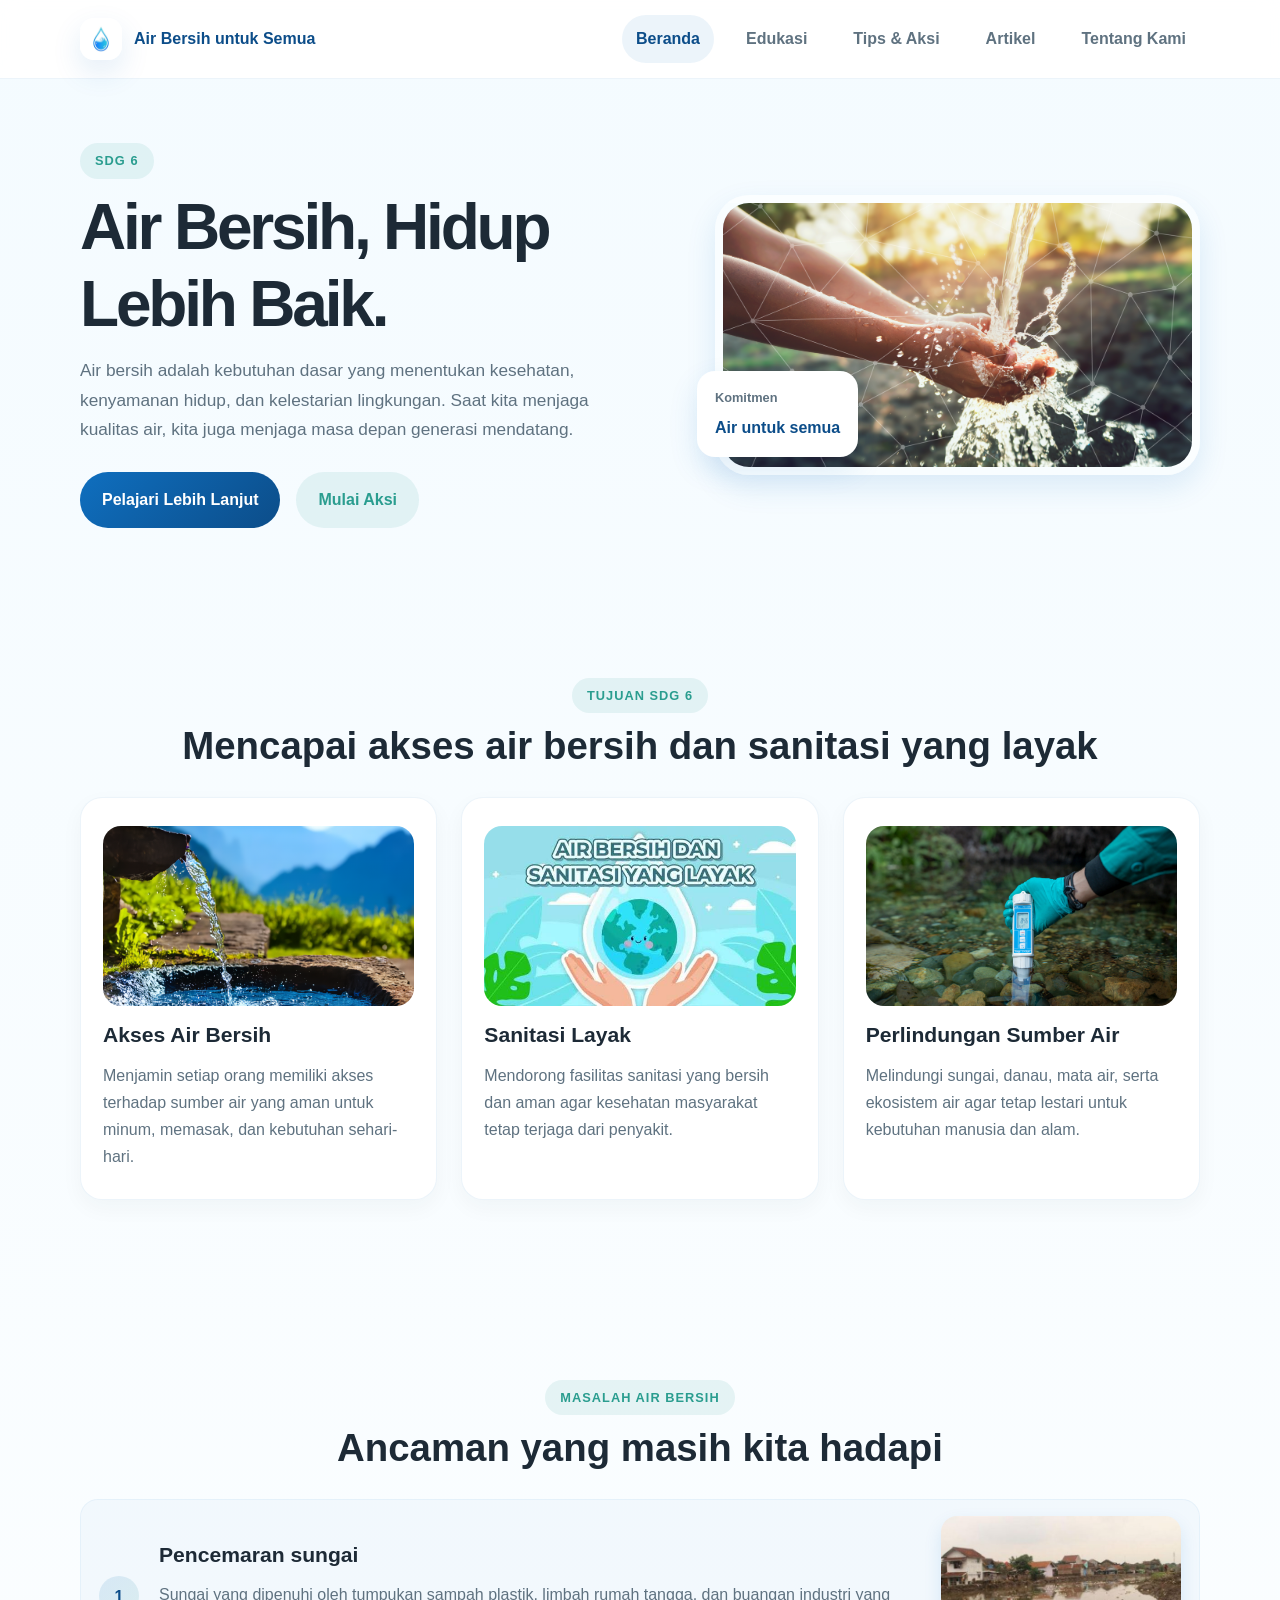
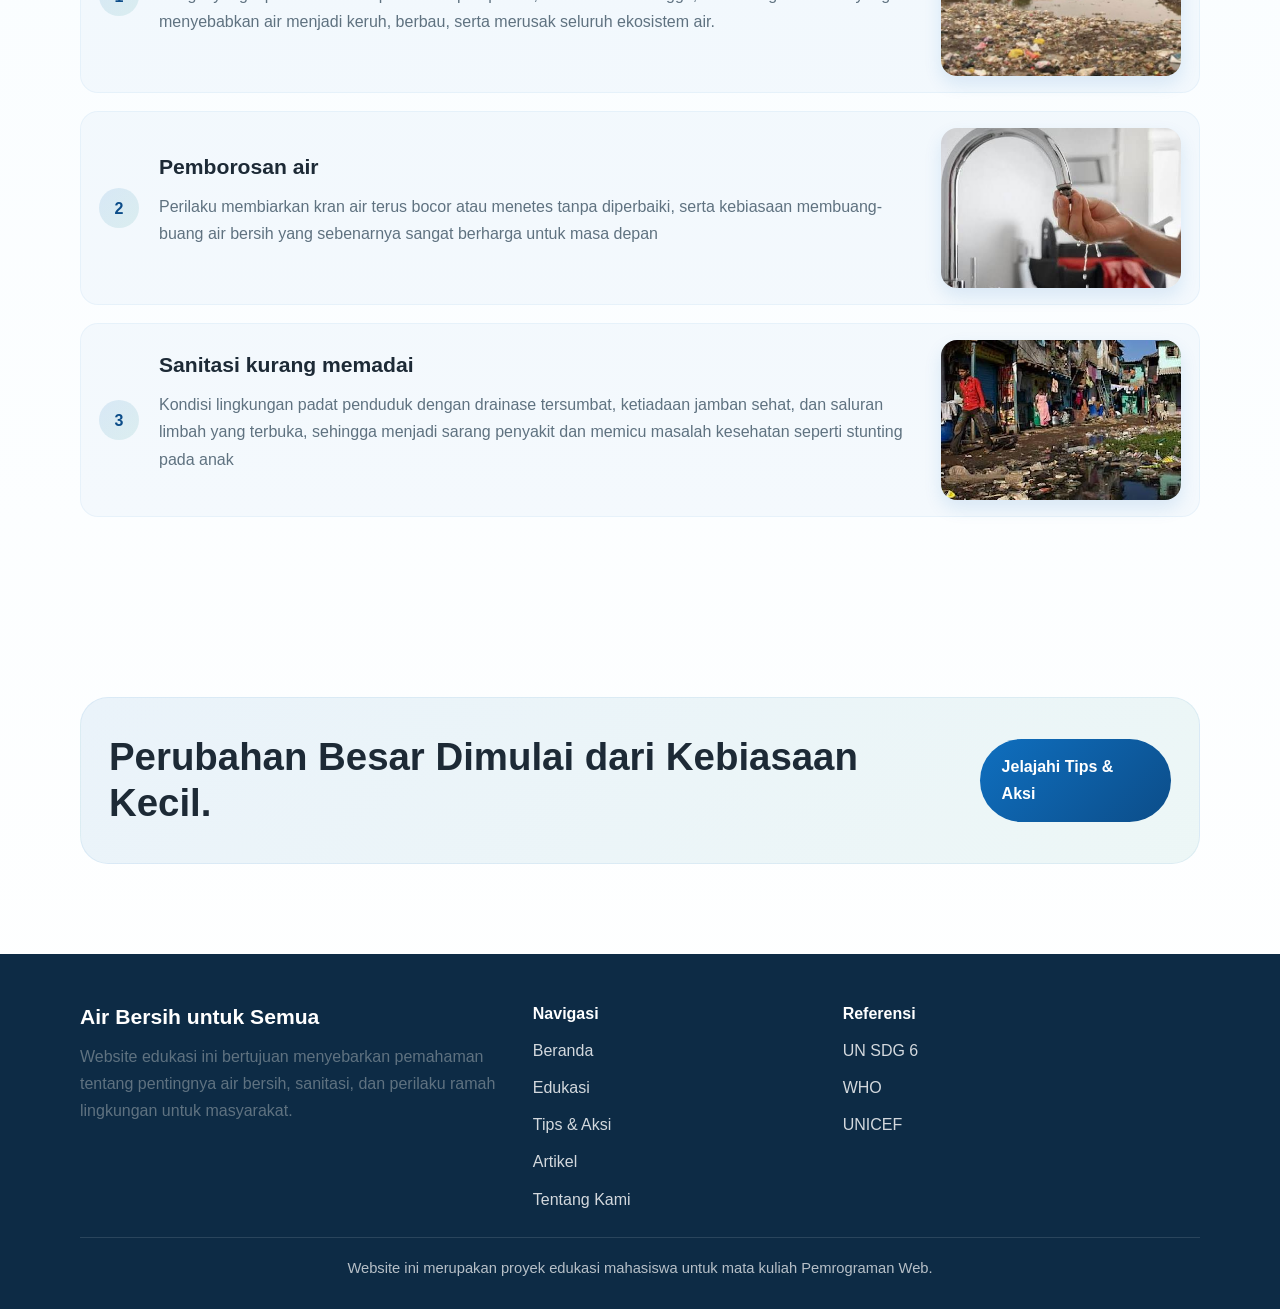
<file: index.html>
<!DOCTYPE html>
<html lang="id">
  <head>
    <meta charset="UTF-8" />
    <meta name="viewport" content="width=device-width, initial-scale=1.0" />
    <meta
      name="description"
      content="Air Bersih untuk Semua adalah website edukasi tentang SDG 6: air bersih, sanitasi, dan konservasi air."
    />
    <title>Air Bersih untuk Semua</title>
    <link rel="stylesheet" href="CSS/beranda.css" />
  </head>
  <body>
    <header class="site-header">
      <div class="container topbar">
        <a href="index.html" class="brand" aria-label="Air Bersih untuk Semua">
          <img class="brand-mark" src="images/Air.jpg" alt="" />
          <span>Air Bersih untuk Semua</span>
        </a>

        <div class="nav-menu">
          <input class="nav-checkbox" type="checkbox" id="site-navigation-toggle" />
          <label class="menu-toggle" for="site-navigation-toggle">
            <span class="menu-toggle-icon" aria-hidden="true"></span>
            <span>Menu navigasi</span>
          </label>
          <nav class="site-nav" aria-label="Navigasi utama">
            <a class="nav-link active" href="index.html" aria-current="page">Beranda</a>
            <a class="nav-link" href="edukasi.html">Edukasi</a>
            <a class="nav-link" href="tips.html">Tips &amp; Aksi</a>
            <a class="nav-link" href="artikel.html">Artikel</a>
            <a class="nav-link" href="tentang.html">Tentang Kami</a>
          </nav>
        </div>
      </div>
    </header>

    <main>
      <section class="hero">
        <div class="container hero-inner">
          <div class="hero-copy">
            <span class="section-kicker">SDG 6</span>
            <h1>Air Bersih, Hidup Lebih Baik.</h1>
            <p class="lead">
              Air bersih adalah kebutuhan dasar yang menentukan kesehatan, kenyamanan hidup,
              dan kelestarian lingkungan. Saat kita menjaga kualitas air, kita juga menjaga masa
              depan generasi mendatang.
            </p>
            <div class="hero-actions">
              <a class="button button-primary" href="edukasi.html">Pelajari Lebih Lanjut</a>
              <a class="button button-secondary" href="tips.html">Mulai Aksi</a>
            </div>
          </div>

          <div class="hero-visual">
            <div class="hero-image">
              <img src="images/air bersih.png" alt="Foto air bersih" />
            </div>
            <div class="badge-box">
              <span>Komitmen</span>
              Air untuk semua
            </div>
          </div>
        </div>
      </section>

      <section class="section">
        <div class="container">
          <div class="section-header">
            <span class="section-kicker">Tujuan SDG 6</span>
            <h2>Mencapai akses air bersih dan sanitasi yang layak</h2>
          </div>

          <div class="grid-3">
            <article class="card">
              <img
                class="card-photo"
                src="images/Akses Air Bersih.webp"
                alt="Akses terhadap air bersih"
              />
              <h3>Akses Air Bersih</h3>
              <p>
                Menjamin setiap orang memiliki akses terhadap sumber air yang aman untuk minum,
                memasak, dan kebutuhan sehari-hari.
              </p>
            </article>

            <article class="card">
              <img
                class="card-photo"
                src="images/Sanitasi Layak.jpg"
                alt="Fasilitas sanitasi yang layak"
              />
              <h3>Sanitasi Layak</h3>
              <p>
                Mendorong fasilitas sanitasi yang bersih dan aman agar kesehatan masyarakat tetap
                terjaga dari penyakit.
              </p>
            </article>

            <article class="card">
              <img
                class="card-photo"
                src="images/Perlindungan Sumber Air.webp"
                alt="Perlindungan sumber air dan lingkungan"
              />
              <h3>Perlindungan Sumber Air</h3>
              <p>
                Melindungi sungai, danau, mata air, serta ekosistem air agar tetap lestari untuk
                kebutuhan manusia dan alam.
              </p>
            </article>
          </div>
        </div>
      </section>

      <section class="section">
        <div class="container">
          <div class="section-header">
            <span class="section-kicker">Masalah Air Bersih</span>
            <h2>Ancaman yang masih kita hadapi</h2>
          </div>

          <div class="problem-shell">
            <div>
              <ul class="problem-list">
                <li class="problem-item">
                  <span class="problem-bullet">1</span>
                  <div>
                    <h3>Pencemaran sungai</h3>
                    <p>
                      Sungai yang dipenuhi oleh tumpukan sampah plastik, limbah rumah tangga, dan buangan industri 
                      yang menyebabkan air menjadi keruh, berbau, serta merusak seluruh ekosistem air.
                    </p>
                  </div>
                  <img
                    class="problem-image"
                    src="images/Pencemaran Sungai.jpg"
                    alt="Foto pencemaran sungai"
                  />
                </li>

                <li class="problem-item">
                  <span class="problem-bullet">2</span>
                  <div>
                    <h3>Pemborosan air</h3>
                    <p>
                      Perilaku membiarkan kran air terus bocor atau menetes tanpa diperbaiki, serta kebiasaan 
                      membuang-buang air bersih yang sebenarnya sangat berharga untuk masa depan
                    </p>
                  </div>
                  <img
                    class="problem-image"
                    src="images/Pemborosan Air.jpg"
                    alt="Foto pemborosan air"
                  />
                </li>

                <li class="problem-item">
                  <span class="problem-bullet">3</span>
                  <div>
                    <h3>Sanitasi kurang memadai</h3>
                    <p>
                      Kondisi lingkungan padat penduduk dengan drainase tersumbat, ketiadaan jamban sehat, 
                      dan saluran limbah yang terbuka, sehingga menjadi sarang penyakit dan memicu masalah kesehatan seperti stunting pada anak
                    </p>
                  </div>
                  <img
                    class="problem-image"
                    src="images/Sanitasi Kurang Memadai.jpg"
                    alt="Foto sanitasi yang kurang memadai"
                  />
                </li>
              </ul>
            </div>
          </div>
        </div>
      </section>

      <section class="section">
        <div class="container">
          <div class="cta-banner">
            <h2>Perubahan Besar Dimulai dari Kebiasaan Kecil.</h2>
            <a class="button button-primary" href="tips.html">Jelajahi Tips &amp; Aksi</a>
          </div>
        </div>
      </section>
    </main>

    <footer class="site-footer">
      <div class="container">
        <div class="footer-grid">
          <div>
            <h3>Air Bersih untuk Semua</h3>
            <p>
              Website edukasi ini bertujuan menyebarkan pemahaman tentang pentingnya air bersih,
              sanitasi, dan perilaku ramah lingkungan untuk masyarakat.
            </p>
          </div>

          <div>
            <h4>Navigasi</h4>
            <div class="footer-links">
              <a href="index.html">Beranda</a>
              <a href="edukasi.html">Edukasi</a>
              <a href="tips.html">Tips &amp; Aksi</a>
              <a href="artikel.html">Artikel</a>
              <a href="tentang.html">Tentang Kami</a>
            </div>
          </div>

          <div>
            <h4>Referensi</h4>
            <div class="footer-links">
              <a href="https://sdgs.un.org/goals/goal6" target="_blank" rel="noopener noreferrer">UN SDG 6</a>
              <a href="https://www.who.int/teams/environment-climate-change-and-health/water-sanitation-and-health" target="_blank" rel="noopener noreferrer">WHO</a>
              <a href="https://www.unicef.org/wash" target="_blank" rel="noopener noreferrer">UNICEF</a>
            </div>
          </div>
        </div>

        <div class="copyright">
          Website ini merupakan proyek edukasi mahasiswa untuk mata kuliah Pemrograman Web.
        </div>
      </div>
    </footer>
  </body>
</html>
</file>
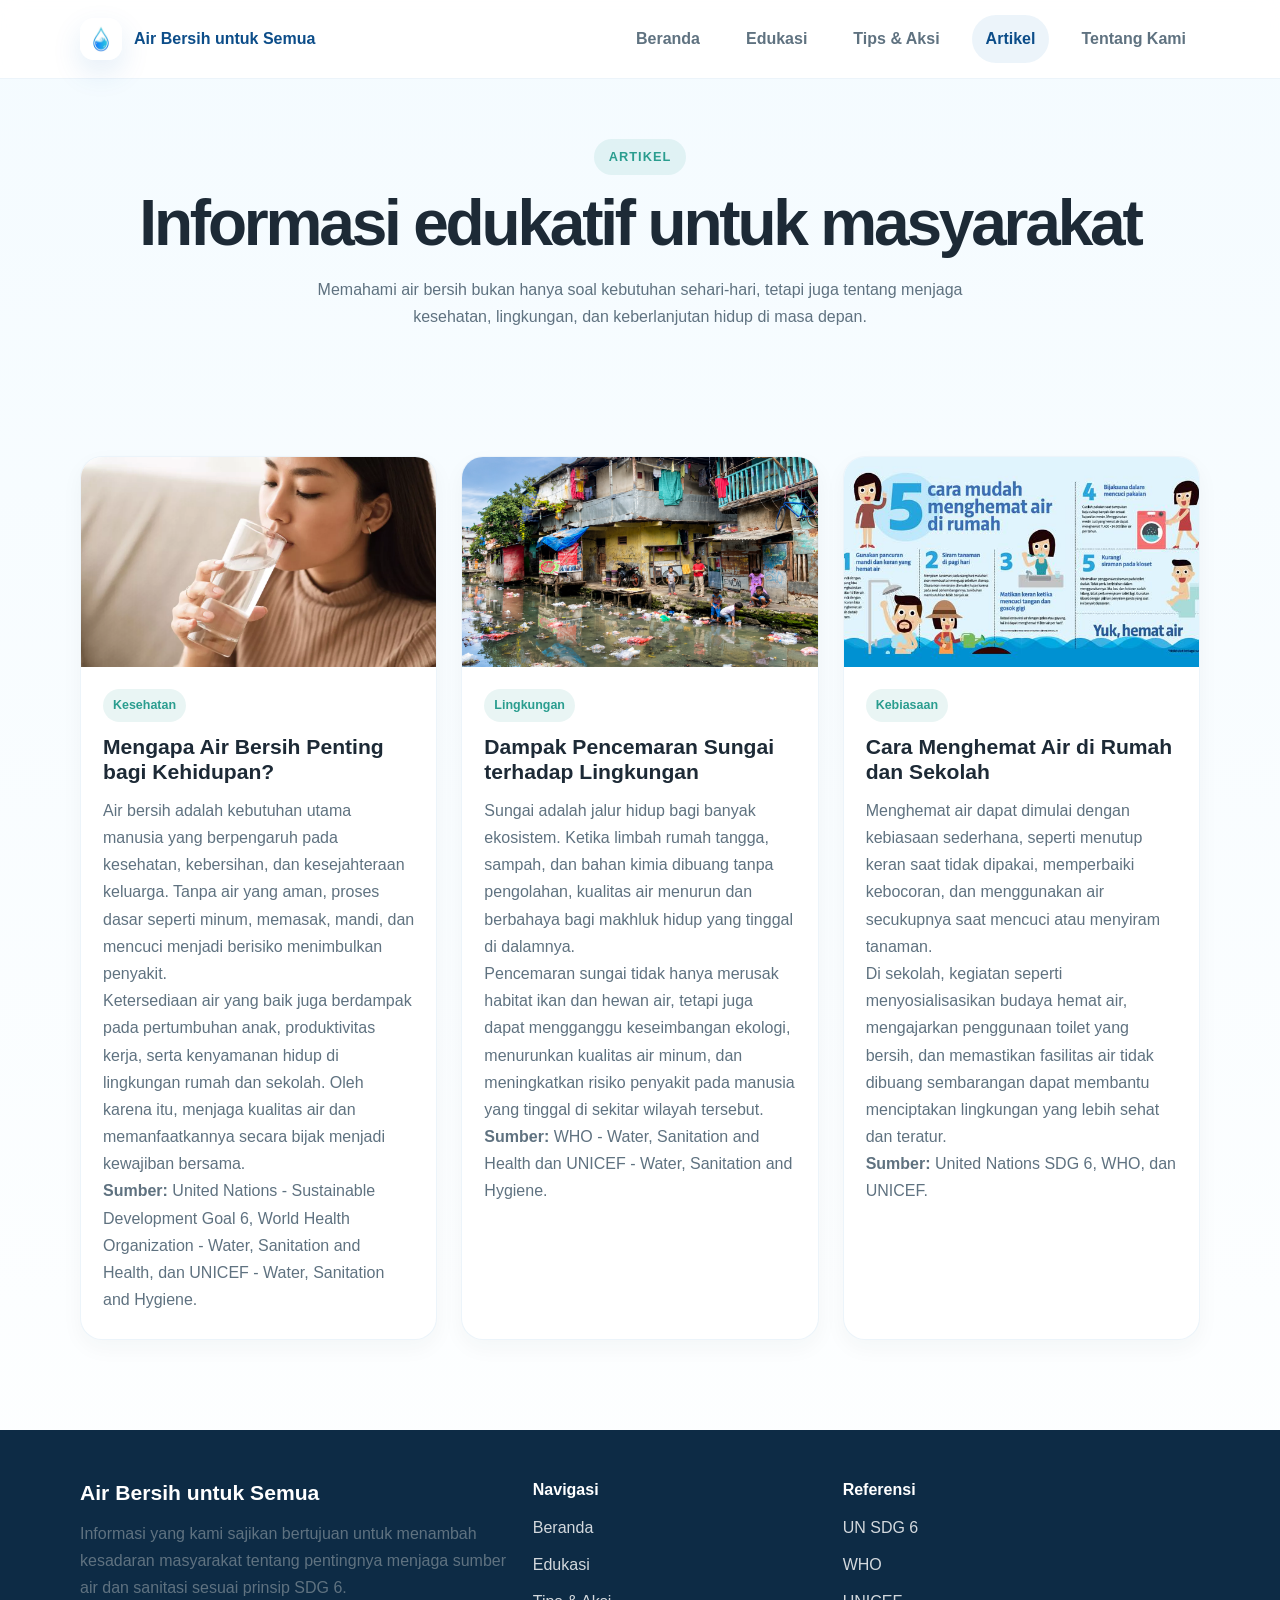
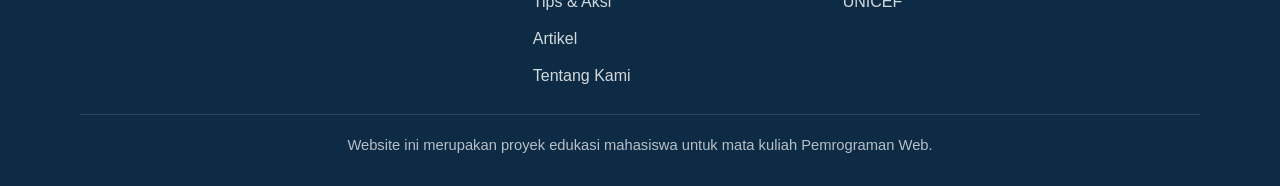
<file: artikel.html>
<!DOCTYPE html>
<html lang="id">
  <head>
    <meta charset="UTF-8" />
    <meta name="viewport" content="width=device-width, initial-scale=1.0" />
    <meta
      name="description"
      content="Artikel edukatif tentang air bersih, pencemaran sungai, dan cara menghemat air."
    />
    <title>Artikel | Air Bersih untuk Semua</title>
    <link rel="stylesheet" href="CSS/artikel.css" />
  </head>
  <body>
    <header class="site-header">
      <div class="container topbar">
        <a href="index.html" class="brand" aria-label="Air Bersih untuk Semua">
          <img class="brand-mark" src="images/Air.jpg" alt="" />
          <span>Air Bersih untuk Semua</span>
        </a>

        <div class="nav-menu">
          <input class="nav-checkbox" type="checkbox" id="site-navigation-toggle" />
          <label class="menu-toggle" for="site-navigation-toggle">
            <span class="menu-toggle-icon" aria-hidden="true"></span>
            <span>Menu navigasi</span>
          </label>
          <nav class="site-nav" aria-label="Navigasi utama">
            <a class="nav-link" href="index.html">Beranda</a>
            <a class="nav-link" href="edukasi.html">Edukasi</a>
            <a class="nav-link" href="tips.html">Tips &amp; Aksi</a>
            <a class="nav-link active" href="artikel.html" aria-current="page">Artikel</a>
            <a class="nav-link" href="tentang.html">Tentang Kami</a>
          </nav>
        </div>
      </div>
    </header>

    <main>
      <section class="page-hero">
        <div class="container">
          <span class="section-kicker">Artikel</span>
          <h1>Informasi edukatif untuk masyarakat</h1>
          <p>
            Memahami air bersih bukan hanya soal kebutuhan sehari-hari, tetapi juga tentang menjaga
            kesehatan, lingkungan, dan keberlanjutan hidup di masa depan.
          </p>
        </div>
      </section>

      <section class="section">
        <div class="container article-grid">
          <article class="article-card">
            <img class="article-image" src="images/Kesehatan.webp" alt="Foto tentang pentingnya air bersih bagi kesehatan" />
            <div class="article-body">
              <span class="meta">Kesehatan</span>
              <h3>Mengapa Air Bersih Penting bagi Kehidupan?</h3>
              <p>
                Air bersih adalah kebutuhan utama manusia yang berpengaruh pada kesehatan, kebersihan,
                dan kesejahteraan keluarga. Tanpa air yang aman, proses dasar seperti minum, memasak,
                mandi, dan mencuci menjadi berisiko menimbulkan penyakit.
              </p>
              <p>
                Ketersediaan air yang baik juga berdampak pada pertumbuhan anak, produktivitas kerja,
                serta kenyamanan hidup di lingkungan rumah dan sekolah. Oleh karena itu, menjaga kualitas
                air dan memanfaatkannya secara bijak menjadi kewajiban bersama.
              </p>
              <p>
                <strong>Sumber:</strong> United Nations - Sustainable Development Goal 6,
                World Health Organization - Water, Sanitation and Health, dan UNICEF - Water,
                Sanitation and Hygiene.
              </p>
            </div>
          </article>

          <article class="article-card">
            <img class="article-image" src="images/Lingkungan.png" alt="Foto tentang dampak pencemaran sungai terhadap lingkungan" />
            <div class="article-body">
              <span class="meta">Lingkungan</span>
              <h3>Dampak Pencemaran Sungai terhadap Lingkungan</h3>
              <p>
                Sungai adalah jalur hidup bagi banyak ekosistem. Ketika limbah rumah tangga, sampah,
                dan bahan kimia dibuang tanpa pengolahan, kualitas air menurun dan berbahaya bagi makhluk
                hidup yang tinggal di dalamnya.
              </p>
              <p>
                Pencemaran sungai tidak hanya merusak habitat ikan dan hewan air, tetapi juga dapat
                mengganggu keseimbangan ekologi, menurunkan kualitas air minum, dan meningkatkan risiko
                penyakit pada manusia yang tinggal di sekitar wilayah tersebut.
              </p>
              <p>
                <strong>Sumber:</strong> WHO - Water, Sanitation and Health dan UNICEF - Water,
                Sanitation and Hygiene.
              </p>
            </div>
          </article>

          <article class="article-card">
            <img class="article-image" src="images/Kebiasaan.jpg" alt="Foto kebiasaan menghemat air di rumah dan sekolah" />
            <div class="article-body">
              <span class="meta">Kebiasaan</span>
              <h3>Cara Menghemat Air di Rumah dan Sekolah</h3>
              <p>
                Menghemat air dapat dimulai dengan kebiasaan sederhana, seperti menutup keran saat tidak
                dipakai, memperbaiki kebocoran, dan menggunakan air secukupnya saat mencuci atau menyiram
                tanaman.
              </p>
              <p>
                Di sekolah, kegiatan seperti menyosialisasikan budaya hemat air, mengajarkan penggunaan
                toilet yang bersih, dan memastikan fasilitas air tidak dibuang sembarangan dapat membantu
                menciptakan lingkungan yang lebih sehat dan teratur.
              </p>
              <p>
                <strong>Sumber:</strong> United Nations SDG 6, WHO, dan UNICEF.
              </p>
            </div>
          </article>
        </div>
      </section>
    </main>

    <footer class="site-footer">
      <div class="container">
        <div class="footer-grid">
          <div>
            <h3>Air Bersih untuk Semua</h3>
            <p>
              Informasi yang kami sajikan bertujuan untuk menambah kesadaran masyarakat tentang pentingnya
              menjaga sumber air dan sanitasi sesuai prinsip SDG 6.
            </p>
          </div>

          <div>
            <h4>Navigasi</h4>
            <div class="footer-links">
              <a href="index.html">Beranda</a>
              <a href="edukasi.html">Edukasi</a>
              <a href="tips.html">Tips &amp; Aksi</a>
              <a href="artikel.html">Artikel</a>
              <a href="tentang.html">Tentang Kami</a>
            </div>
          </div>

          <div>
            <h4>Referensi</h4>
            <div class="footer-links">
              <a href="https://sdgs.un.org/goals/goal6" target="_blank" rel="noopener noreferrer">UN SDG 6</a>
              <a href="https://www.who.int/teams/environment-climate-change-and-health/water-sanitation-and-health" target="_blank" rel="noopener noreferrer">WHO</a>
              <a href="https://www.unicef.org/wash" target="_blank" rel="noopener noreferrer">UNICEF</a>
            </div>
          </div>
        </div>

        <div class="copyright">
          Website ini merupakan proyek edukasi mahasiswa untuk mata kuliah Pemrograman Web.
        </div>
      </div>
    </footer>
  </body>
</html>
</file>
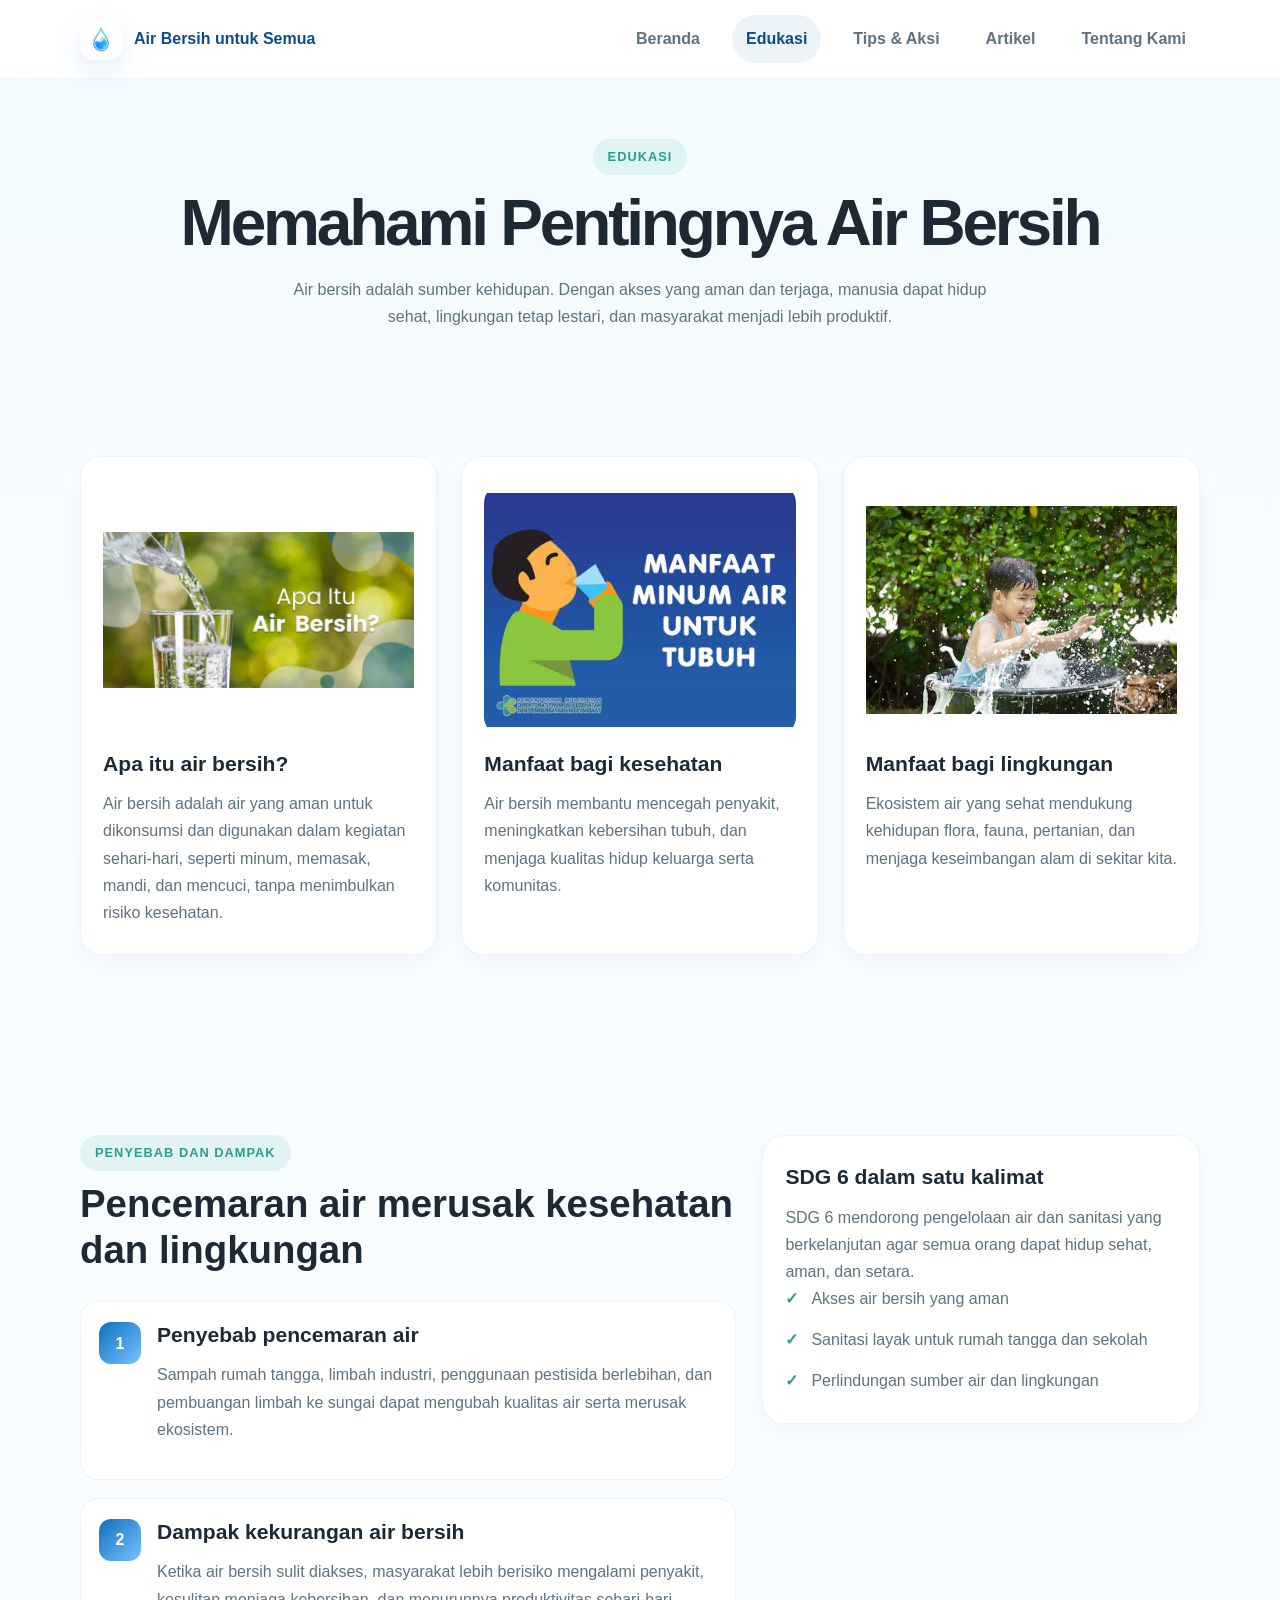
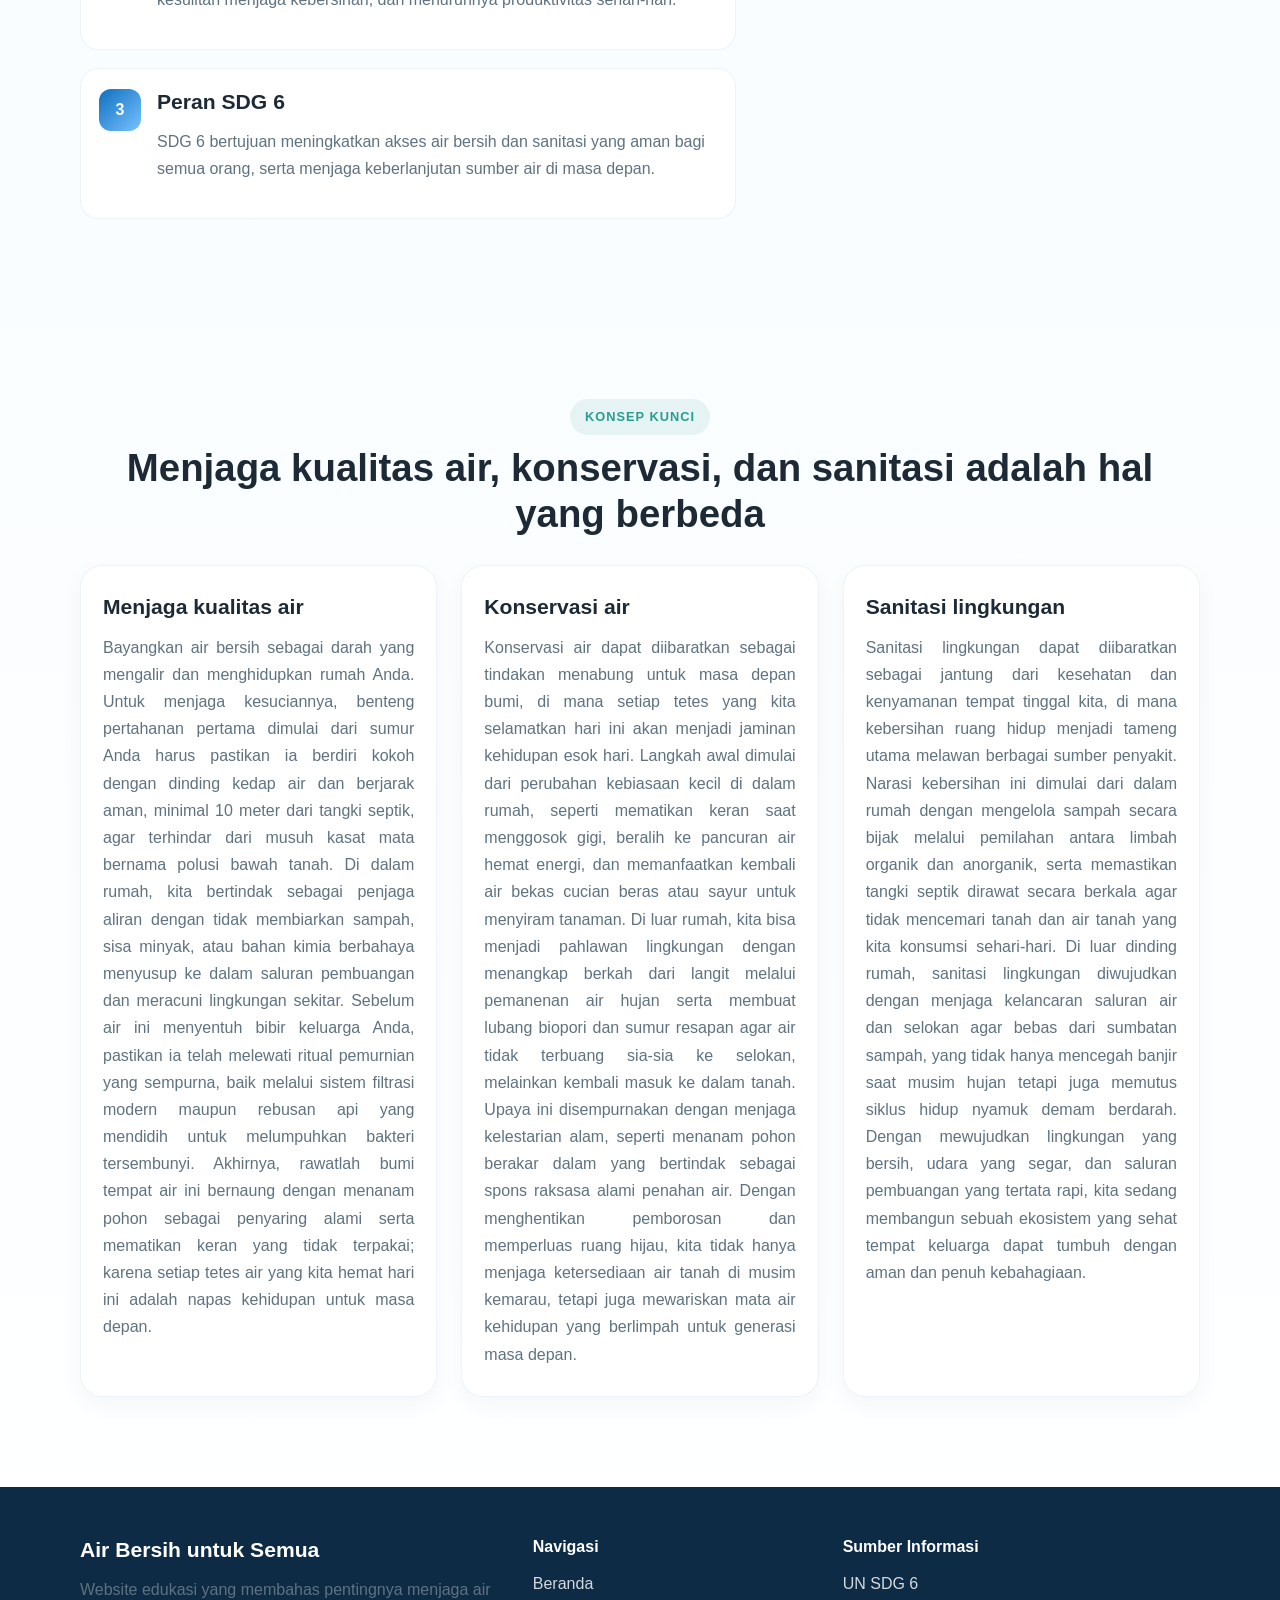
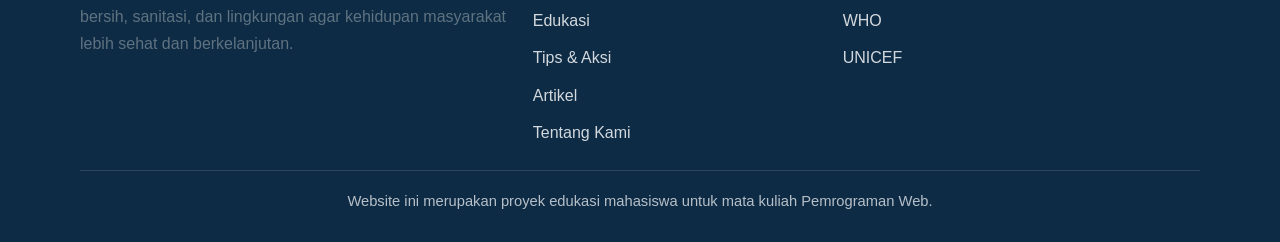
<file: edukasi.html>
<!DOCTYPE html>
<html lang="id">
  <head>
    <meta charset="UTF-8" />
    <meta name="viewport" content="width=device-width, initial-scale=1.0" />
    <meta
      name="description"
      content="Edukasi tentang air bersih, manfaatnya bagi kesehatan, sanitasi, dan SDG 6."
    />
    <title>Edukasi | Air Bersih untuk Semua</title>
    <link rel="stylesheet" href="CSS/edukasi.css" />
  </head>
  <body>
    <header class="site-header">
      <div class="container topbar">
        <a href="index.html" class="brand" aria-label="Air Bersih untuk Semua">
          <img class="brand-mark" src="images/Air.jpg" alt="" />
          <span>Air Bersih untuk Semua</span>
        </a>

        <div class="nav-menu">
          <input class="nav-checkbox" type="checkbox" id="site-navigation-toggle" />
          <label class="menu-toggle" for="site-navigation-toggle">
            <span class="menu-toggle-icon" aria-hidden="true"></span>
            <span>Menu navigasi</span>
          </label>
          <nav class="site-nav" aria-label="Navigasi utama">
            <a class="nav-link" href="index.html">Beranda</a>
            <a class="nav-link active" href="edukasi.html" aria-current="page">Edukasi</a>
            <a class="nav-link" href="tips.html">Tips &amp; Aksi</a>
            <a class="nav-link" href="artikel.html">Artikel</a>
            <a class="nav-link" href="tentang.html">Tentang Kami</a>
          </nav>
        </div>
      </div>
    </header>

    <main>
      <section class="page-hero">
        <div class="container">
          <span class="section-kicker">Edukasi</span>
          <h1>Memahami Pentingnya Air Bersih</h1>
          <p>
            Air bersih adalah sumber kehidupan. Dengan akses yang aman dan terjaga, manusia dapat
            hidup sehat, lingkungan tetap lestari, dan masyarakat menjadi lebih produktif.
          </p>
        </div>
      </section>

      <section class="section">
        <div class="container">
          <div class="grid-3">
            <article class="info-card">
              <img
                class="card-photo"
                src="images/Apa itu air bersih.jpg"
                alt="Air bersih"
              />
              <h3>Apa itu air bersih?</h3>
              <p>
                Air bersih adalah air yang aman untuk dikonsumsi dan digunakan dalam kegiatan
                sehari-hari, seperti minum, memasak, mandi, dan mencuci, tanpa menimbulkan risiko
                kesehatan.
              </p>
            </article>

            <article class="info-card">
              <img
                class="card-photo"
                src="images/Manfaat bagi kesehatan.jpg"
                alt="Manfaat air bersih bagi kesehatan"
              />
              <h3>Manfaat bagi kesehatan</h3>
              <p>
                Air bersih membantu mencegah penyakit, meningkatkan kebersihan tubuh, dan menjaga
                kualitas hidup keluarga serta komunitas.
              </p>
            </article>

            <article class="info-card">
              <img
                class="card-photo"
                src="images/Manfaat bagi lingkungan.jpg"
                alt="Manfaat air bersih bagi lingkungan"
              />
              <h3>Manfaat bagi lingkungan</h3>
              <p>
                Ekosistem air yang sehat mendukung kehidupan flora, fauna, pertanian, dan menjaga
                keseimbangan alam di sekitar kita.
              </p>
            </article>
          </div>
        </div>
      </section>

      <section class="section">
        <div class="container content-grid">
          <div>
            <div class="section-header section-header-left">
              <span class="section-kicker">Penyebab dan Dampak</span>
              <h2>Pencemaran air merusak kesehatan dan lingkungan</h2>
            </div>

            <div class="feature-list">
              <div class="feature-item">
                <div class="feature-number">1</div>
                <div>
                  <h3>Penyebab pencemaran air</h3>
                  <p>
                    Sampah rumah tangga, limbah industri, penggunaan pestisida berlebihan, dan
                    pembuangan limbah ke sungai dapat mengubah kualitas air serta merusak ekosistem.
                  </p>
                </div>
              </div>

              <div class="feature-item">
                <div class="feature-number">2</div>
                <div>
                  <h3>Dampak kekurangan air bersih</h3>
                  <p>
                    Ketika air bersih sulit diakses, masyarakat lebih berisiko mengalami penyakit,
                    kesulitan menjaga kebersihan, dan menurunnya produktivitas sehari-hari.
                  </p>
                </div>
              </div>

              <div class="feature-item">
                <div class="feature-number">3</div>
                <div>
                  <h3>Peran SDG 6</h3>
                  <p>
                    SDG 6 bertujuan meningkatkan akses air bersih dan sanitasi yang aman bagi semua
                    orang, serta menjaga keberlanjutan sumber air di masa depan.
                  </p>
                </div>
              </div>
            </div>
          </div>

          <aside class="info-card">
            <h3>SDG 6 dalam satu kalimat</h3>
            <p>
              SDG 6 mendorong pengelolaan air dan sanitasi yang berkelanjutan agar semua orang dapat
              hidup sehat, aman, dan setara.
            </p>
            <ul class="list-inline">
              <li>Akses air bersih yang aman</li>
              <li>Sanitasi layak untuk rumah tangga dan sekolah</li>
              <li>Perlindungan sumber air dan lingkungan</li>
            </ul>
          </aside>
        </div>
      </section>

      <section class="section">
        <div class="container">
          <div class="section-header">
            <span class="section-kicker">Konsep Kunci</span>
            <h2>Menjaga kualitas air, konservasi, dan sanitasi adalah hal yang berbeda</h2>
          </div>

          <div class="value-grid">
            <article class="info-card">
              <h3>Menjaga kualitas air</h3>
              <p>
                Bayangkan air bersih sebagai darah yang mengalir dan menghidupkan rumah Anda. 
                Untuk menjaga kesuciannya, benteng pertahanan pertama dimulai dari sumur 
                Anda harus pastikan ia berdiri kokoh dengan dinding kedap air dan berjarak aman, 
                minimal 10 meter dari tangki septik, agar terhindar dari musuh kasat mata bernama 
                polusi bawah tanah. Di dalam rumah, kita bertindak sebagai penjaga aliran dengan 
                tidak membiarkan sampah, sisa minyak, atau bahan kimia berbahaya menyusup ke 
                dalam saluran pembuangan dan meracuni lingkungan sekitar. Sebelum air ini menyentuh 
                bibir keluarga Anda, pastikan ia telah melewati ritual pemurnian yang sempurna, 
                baik melalui sistem filtrasi modern maupun rebusan api yang mendidih untuk 
                melumpuhkan bakteri tersembunyi. Akhirnya, rawatlah bumi tempat air ini bernaung 
                dengan menanam pohon sebagai penyaring alami serta mematikan keran yang tidak terpakai; 
                karena setiap tetes air yang kita hemat hari ini adalah napas kehidupan untuk masa depan.
              </p>
            </article>

            <article class="info-card">
              <h3>Konservasi air</h3>
              <p>
                Konservasi air dapat diibaratkan sebagai tindakan menabung 
                untuk masa depan bumi, di mana setiap tetes yang kita selamatkan 
                hari ini akan menjadi jaminan kehidupan esok hari. Langkah awal 
                dimulai dari perubahan kebiasaan kecil di dalam rumah, seperti 
                mematikan keran saat menggosok gigi, beralih ke pancuran air 
                hemat energi, dan memanfaatkan kembali air bekas cucian beras 
                atau sayur untuk menyiram tanaman. Di luar rumah, kita bisa menjadi 
                pahlawan lingkungan dengan menangkap berkah dari langit melalui 
                pemanenan air hujan serta membuat lubang biopori dan sumur resapan 
                agar air tidak terbuang sia-sia ke selokan, melainkan kembali masuk 
                ke dalam tanah. Upaya ini disempurnakan dengan menjaga kelestarian alam, 
                seperti menanam pohon berakar dalam yang bertindak sebagai spons raksasa 
                alami penahan air. Dengan menghentikan pemborosan dan memperluas ruang hijau, 
                kita tidak hanya menjaga ketersediaan air tanah di musim kemarau, tetapi juga 
                mewariskan mata air kehidupan yang berlimpah untuk generasi masa depan.
              </p>
            </article>

            <article class="info-card">
              <h3>Sanitasi lingkungan</h3>
              <p>
                Sanitasi lingkungan dapat diibaratkan sebagai jantung dari 
                kesehatan dan kenyamanan tempat tinggal kita, di mana kebersihan 
                ruang hidup menjadi tameng utama melawan berbagai sumber penyakit. 
                Narasi kebersihan ini dimulai dari dalam rumah dengan mengelola 
                sampah secara bijak melalui pemilahan antara limbah organik dan anorganik, 
                serta memastikan tangki septik dirawat secara berkala agar tidak mencemari 
                tanah dan air tanah yang kita konsumsi sehari-hari. Di luar dinding rumah, 
                sanitasi lingkungan diwujudkan dengan menjaga kelancaran saluran air dan 
                selokan agar bebas dari sumbatan sampah, yang tidak hanya mencegah banjir 
                saat musim hujan tetapi juga memutus siklus hidup nyamuk demam berdarah. 
                Dengan mewujudkan lingkungan yang bersih, udara yang segar, dan saluran 
                pembuangan yang tertata rapi, kita sedang membangun sebuah ekosistem yang 
                sehat tempat keluarga dapat tumbuh dengan aman dan penuh kebahagiaan.
              </p>
            </article>
          </div>
        </div>
      </section>
    </main>

    <footer class="site-footer">
      <div class="container">
        <div class="footer-grid">
          <div>
            <h3>Air Bersih untuk Semua</h3>
            <p>
              Website edukasi yang membahas pentingnya menjaga air bersih, sanitasi, dan lingkungan
              agar kehidupan masyarakat lebih sehat dan berkelanjutan.
            </p>
          </div>

          <div>
            <h4>Navigasi</h4>
            <div class="footer-links">
              <a href="index.html">Beranda</a>
              <a href="edukasi.html">Edukasi</a>
              <a href="tips.html">Tips &amp; Aksi</a>
              <a href="artikel.html">Artikel</a>
              <a href="tentang.html">Tentang Kami</a>
            </div>
          </div>

          <div>
            <h4>Sumber Informasi</h4>
            <div class="footer-links">
                <a href="https://sdgs.un.org/goals/goal6" target="_blank" rel="noopener noreferrer">UN SDG 6</a>
                <a href="https://www.who.int/teams/environment-climate-change-and-health/water-sanitation-and-health" target="_blank" rel="noopener noreferrer">WHO</a>
                <a href="https://www.unicef.org/wash" target="_blank" rel="noopener noreferrer">UNICEF</a>
            </div>
          </div>
        </div>

        <div class="copyright">
          Website ini merupakan proyek edukasi mahasiswa untuk mata kuliah Pemrograman Web.
        </div>
      </div>
    </footer>
  </body>
</html>
</file>
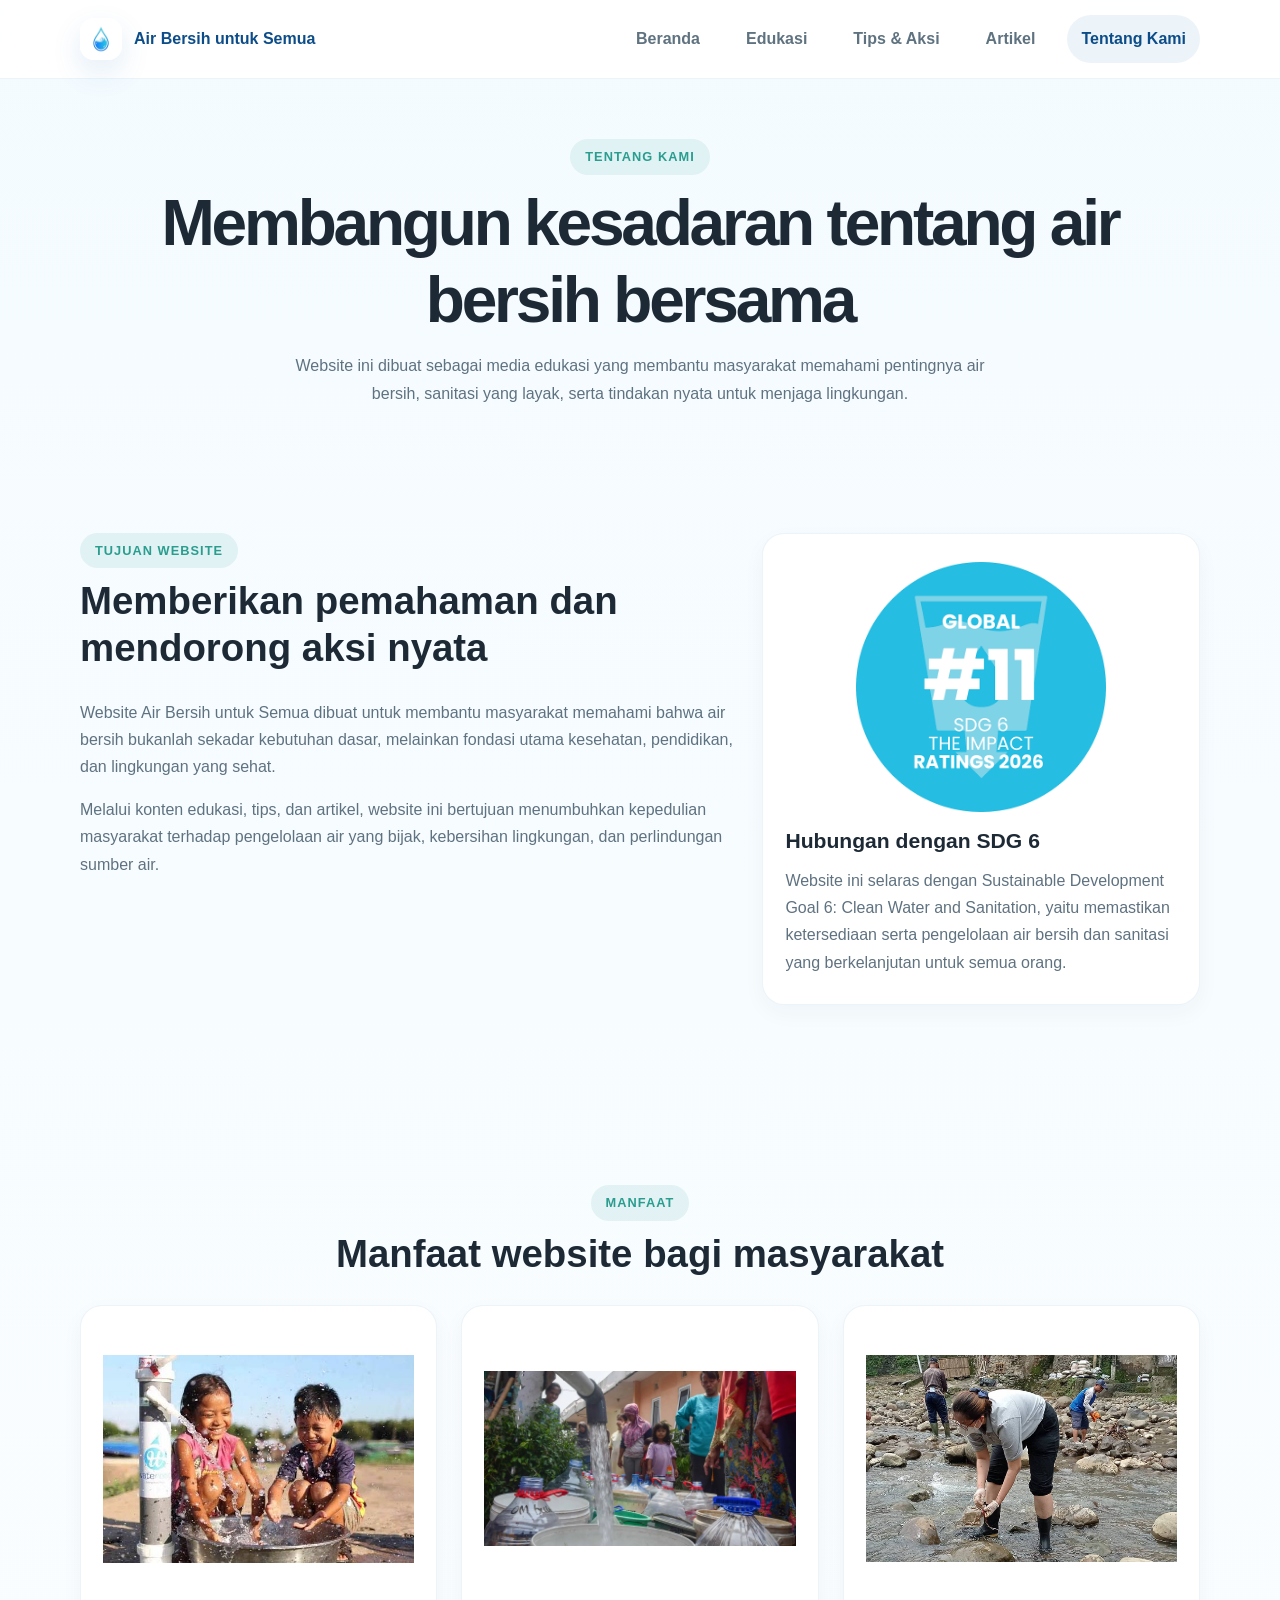
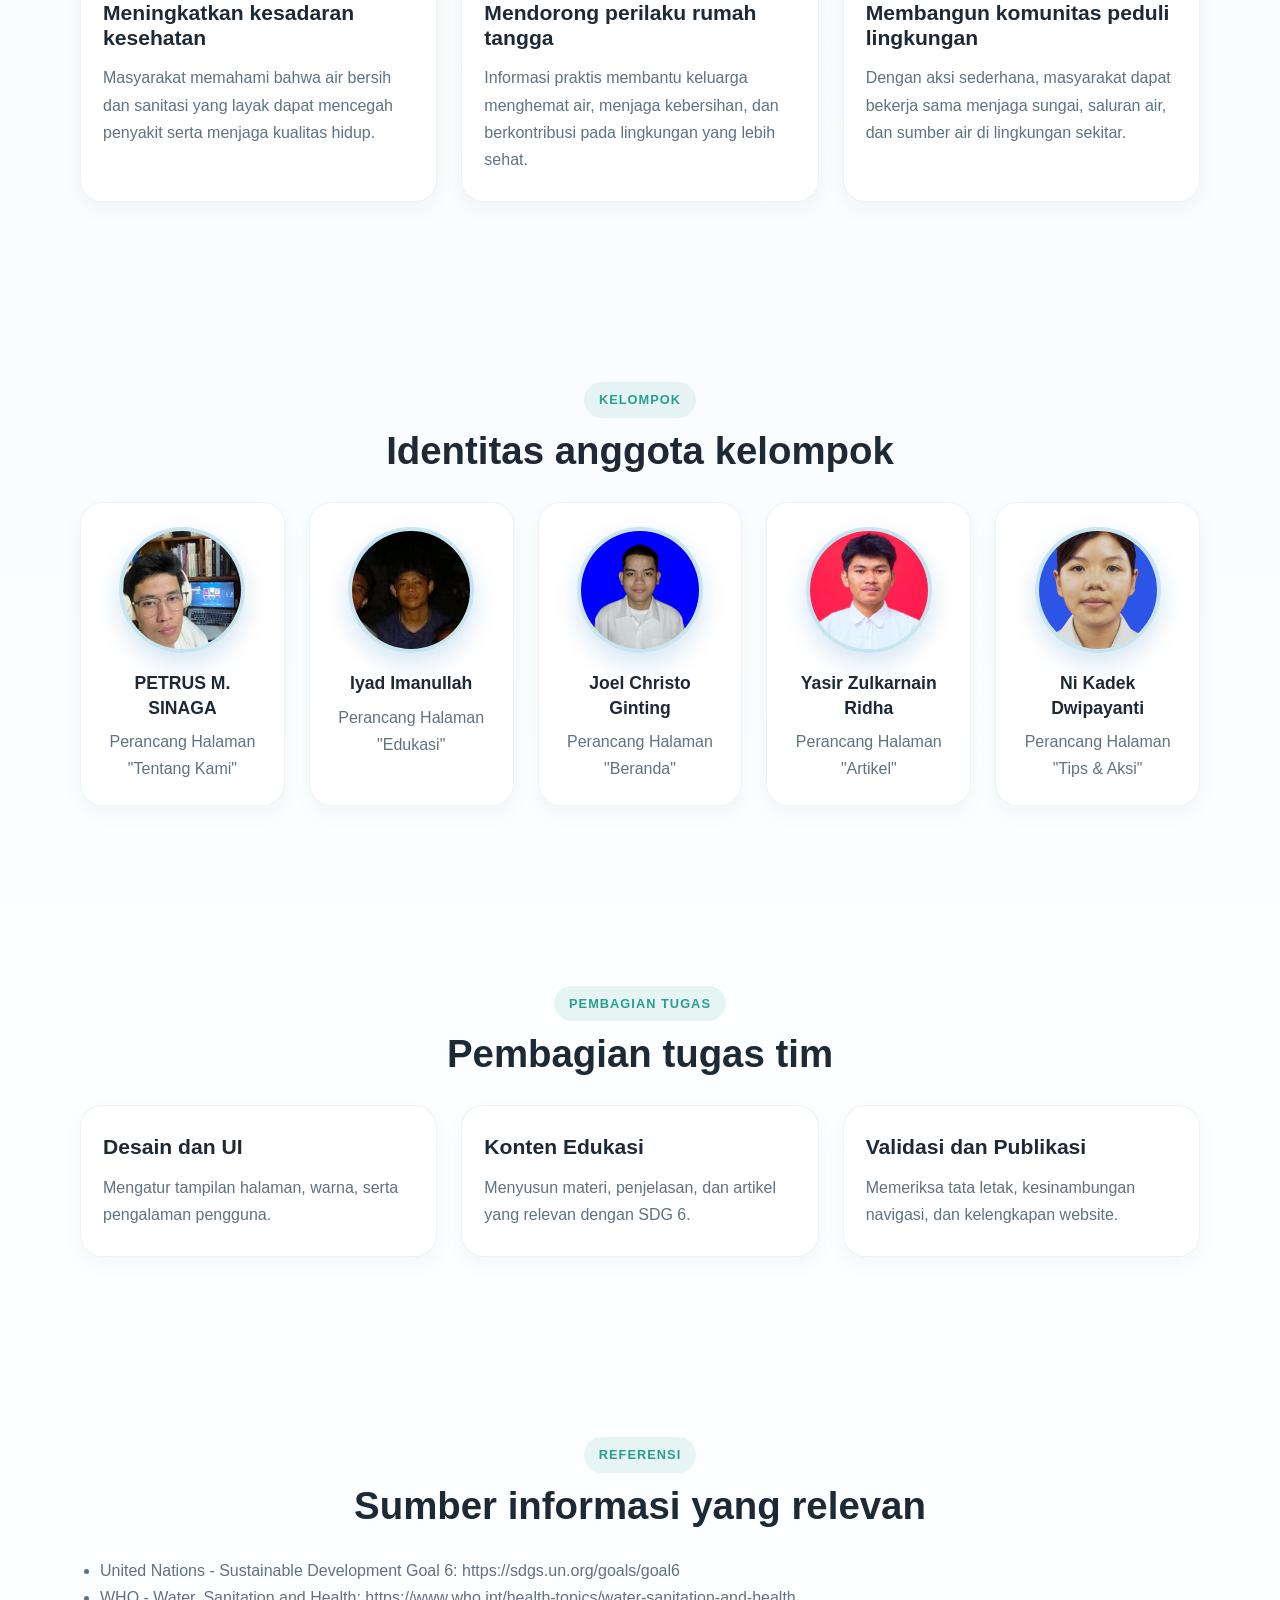
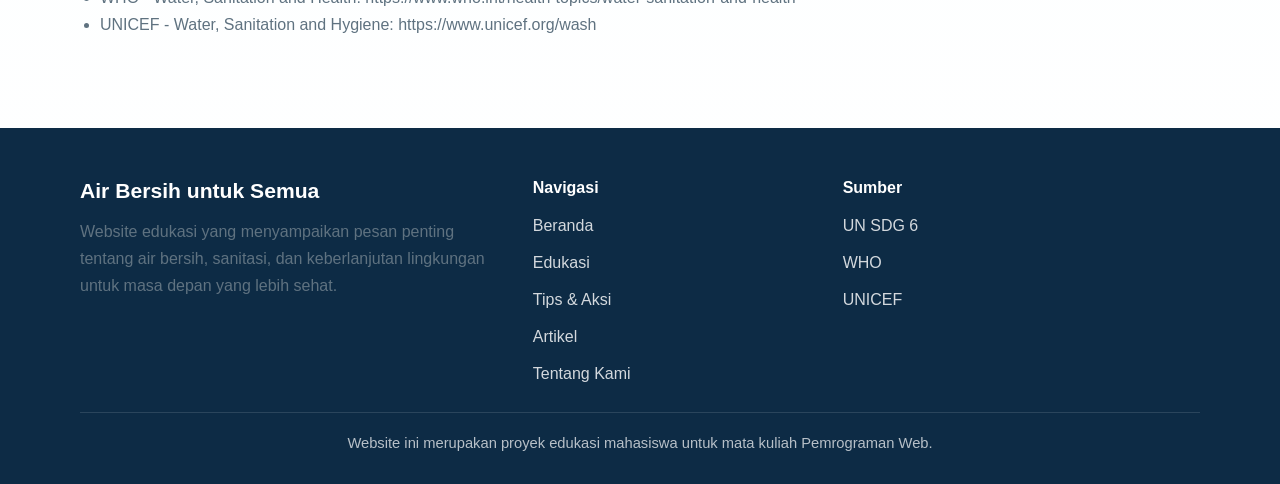
<file: tentang.html>
<!DOCTYPE html>
<html lang="id">
  <head>
    <meta charset="UTF-8" />
    <meta name="viewport" content="width=device-width, initial-scale=1.0" />
    <meta
      name="description"
      content="Tentang website Air Bersih untuk Semua dan hubungan dengan SDG 6."
    />
    <title>Tentang Kami | Air Bersih untuk Semua</title>
    <link rel="stylesheet" href="CSS/tentang.css" />
  </head>
  <body>
    <header class="site-header">
      <div class="container topbar">
        <a href="index.html" class="brand" aria-label="Air Bersih untuk Semua">
          <img class="brand-mark" src="images/Air.jpg" alt="" />
          <span>Air Bersih untuk Semua</span>
        </a>

        <div class="nav-menu">
          <input class="nav-checkbox" type="checkbox" id="site-navigation-toggle" />
          <label class="menu-toggle" for="site-navigation-toggle">
            <span class="menu-toggle-icon" aria-hidden="true"></span>
            <span>Menu navigasi</span>
          </label>
          <nav class="site-nav" aria-label="Navigasi utama">
            <a class="nav-link" href="index.html">Beranda</a>
            <a class="nav-link" href="edukasi.html">Edukasi</a>
            <a class="nav-link" href="tips.html">Tips &amp; Aksi</a>
            <a class="nav-link" href="artikel.html">Artikel</a>
            <a class="nav-link active" href="tentang.html" aria-current="page">Tentang Kami</a>
          </nav>
        </div>
      </div>
    </header>

    <main>
      <section class="page-hero">
        <div class="container">
          <span class="section-kicker">Tentang Kami</span>
          <h1>Membangun kesadaran tentang air bersih bersama</h1>
          <p>
            Website ini dibuat sebagai media edukasi yang membantu masyarakat memahami pentingnya air
            bersih, sanitasi yang layak, serta tindakan nyata untuk menjaga lingkungan.
          </p>
        </div>
      </section>

      <section class="section">
        <div class="container content-grid">
          <div>
            <div class="section-header section-header-left">
              <span class="section-kicker">Tujuan Website</span>
              <h2>Memberikan pemahaman dan mendorong aksi nyata</h2>
            </div>

            <p>
              Website Air Bersih untuk Semua dibuat untuk membantu masyarakat memahami bahwa air bersih
              bukanlah sekadar kebutuhan dasar, melainkan fondasi utama kesehatan, pendidikan, dan
              lingkungan yang sehat.
            </p>
            <p>
              Melalui konten edukasi, tips, dan artikel, website ini bertujuan menumbuhkan kepedulian
              masyarakat terhadap pengelolaan air yang bijak, kebersihan lingkungan, dan perlindungan
              sumber air.
            </p>
          </div>

          <aside class="info-card">
            <img
              class="card-photo"
              src="images/SDG 6.png"
              alt="Tujuan Pembangunan Berkelanjutan 6: Air Bersih dan Sanitasi Layak"
            />
            <h3>Hubungan dengan SDG 6</h3>
            <p>
              Website ini selaras dengan Sustainable Development Goal 6: Clean Water and Sanitation,
              yaitu memastikan ketersediaan serta pengelolaan air bersih dan sanitasi yang berkelanjutan
              untuk semua orang.
            </p>
          </aside>
        </div>
      </section>

      <section class="section">
        <div class="container">
          <div class="section-header">
            <span class="section-kicker">Manfaat</span>
            <h2>Manfaat website bagi masyarakat</h2>
          </div>

          <div class="grid-3">
            <article class="info-card">
              <img
                class="card-photo"
                src="images/Meningkatkan kesadaran kesehatan.jpg"
                alt="Meningkatkan kesadaran kesehatan"
              />
              <h3>Meningkatkan kesadaran kesehatan</h3>
              <p>
                Masyarakat memahami bahwa air bersih dan sanitasi yang layak dapat mencegah penyakit
                serta menjaga kualitas hidup.
              </p>
            </article>

            <article class="info-card">
              <img
                class="card-photo"
                src="images/Mendorong perilaku rumah tangga.webp"
                alt="Mendorong perilaku rumah tangga"
              />
              <h3>Mendorong perilaku rumah tangga</h3>
              <p>
                Informasi praktis membantu keluarga menghemat air, menjaga kebersihan, dan berkontribusi
                pada lingkungan yang lebih sehat.
              </p>
            </article>

            <article class="info-card">
              <img
                class="card-photo"
                src="images/Membangun komunitas peduli lingkungan.jpg"
                alt="Membangun komunitas peduli lingkungan"
              />
              <h3>Membangun komunitas peduli lingkungan</h3>
              <p>
                Dengan aksi sederhana, masyarakat dapat bekerja sama menjaga sungai, saluran air, dan
                sumber air di lingkungan sekitar.
              </p>
            </article>
          </div>
        </div>
      </section>

      <section class="section">
        <div class="container">
          <div class="section-header">
            <span class="section-kicker">Kelompok</span>
            <h2>Identitas anggota kelompok</h2>
          </div>

          <div class="team-grid">
            <article class="team-card">
              <img
                src="images/foto-petrus.jpg.jpeg"
                alt="Foto Petrus M. Sinaga"
                class="team-photo"
              />
              <h3>PETRUS M. SINAGA</h3>
              <p>Perancang Halaman "Tentang Kami"</p>
            </article>

            <article class="team-card">
              <img
                src="images/Iyad.png"
                alt="Foto Iyad Imanullah"
                class="team-photo"
              />
              <h3>Iyad Imanullah</h3>
              <p>Perancang Halaman "Edukasi"</p>
            </article>

            <article class="team-card">
              <img
                src="images/Joel.png"
                alt="Foto Joel Christo Ginting"
                class="team-photo"
              />
              <h3>Joel Christo Ginting</h3>
              <p>Perancang Halaman "Beranda"</p>
            </article>

            <article class="team-card">
              <img
                src="images/Yasir.jpg"
                alt="Foto Yasir Zulkarnain Ridha"
                class="team-photo"
              />
              <h3>Yasir Zulkarnain Ridha</h3>
              <p>Perancang Halaman "Artikel"</p>
            </article>

            <article class="team-card">
              <img
                src="images/Dwipayanti.jpg"
                alt="Foto Ni Kadek Dwipayanti"
                class="team-photo"
              />
              <h3>Ni Kadek Dwipayanti</h3>
              <p>Perancang Halaman "Tips & Aksi"</p>
            </article>
          </div>
        </div>
      </section>

      <section class="section">
        <div class="container">
          <div class="section-header">
            <span class="section-kicker">Pembagian Tugas</span>
            <h2>Pembagian tugas tim</h2>
          </div>

          <div class="info-grid">
            <article class="info-card">
              <h3>Desain dan UI</h3>
              <p>Mengatur tampilan halaman, warna, serta pengalaman pengguna.</p>
            </article>

            <article class="info-card">
              <h3>Konten Edukasi</h3>
              <p>Menyusun materi, penjelasan, dan artikel yang relevan dengan SDG 6.</p>
            </article>

            <article class="info-card">
              <h3>Validasi dan Publikasi</h3>
              <p>Memeriksa tata letak, kesinambungan navigasi, dan kelengkapan website.</p>
            </article>
          </div>
        </div>
      </section>

      <section class="section">
        <div class="container">
          <div class="section-header">
            <span class="section-kicker">Referensi</span>
            <h2>Sumber informasi yang relevan</h2>
          </div>

          <ul class="related-list">
            <li>
              United Nations - Sustainable Development Goal 6: <a href="https://sdgs.un.org/goals/goal6" target="_blank" rel="noopener noreferrer">https://sdgs.un.org/goals/goal6</a>
            </li>
            <li>
              WHO - Water, Sanitation and Health: <a href="https://www.who.int/health-topics/water-sanitation-and-health" target="_blank" rel="noopener noreferrer">https://www.who.int/health-topics/water-sanitation-and-health</a>
            </li>
            <li>
              UNICEF - Water, Sanitation and Hygiene: <a href="https://www.unicef.org/wash" target="_blank" rel="noopener noreferrer">https://www.unicef.org/wash</a>
            </li>
          </ul>
        </div>
      </section>
    </main>

    <footer class="site-footer">
      <div class="container">
        <div class="footer-grid">
          <div>
            <h3>Air Bersih untuk Semua</h3>
            <p>
              Website edukasi yang menyampaikan pesan penting tentang air bersih, sanitasi, dan
              keberlanjutan lingkungan untuk masa depan yang lebih sehat.
            </p>
          </div>

          <div>
            <h4>Navigasi</h4>
            <div class="footer-links">
              <a href="index.html">Beranda</a>
              <a href="edukasi.html">Edukasi</a>
              <a href="tips.html">Tips &amp; Aksi</a>
              <a href="artikel.html">Artikel</a>
              <a href="tentang.html">Tentang Kami</a>
            </div>
          </div>

          <div>
            <h4>Sumber</h4>
            <div class="footer-links">
              <a href="https://sdgs.un.org/goals/goal6" target="_blank" rel="noopener noreferrer">UN SDG 6</a>
              <a href="https://www.who.int/teams/environment-climate-change-and-health/water-sanitation-and-health" target="_blank" rel="noopener noreferrer">WHO</a>
              <a href="https://www.unicef.org/wash" target="_blank" rel="noopener noreferrer">UNICEF</a>
            </div>
          </div>
        </div>

        <div class="copyright">
          Website ini merupakan proyek edukasi mahasiswa untuk mata kuliah Pemrograman Web.
        </div>
      </div>
    </footer>
  </body>
</html>
</file>
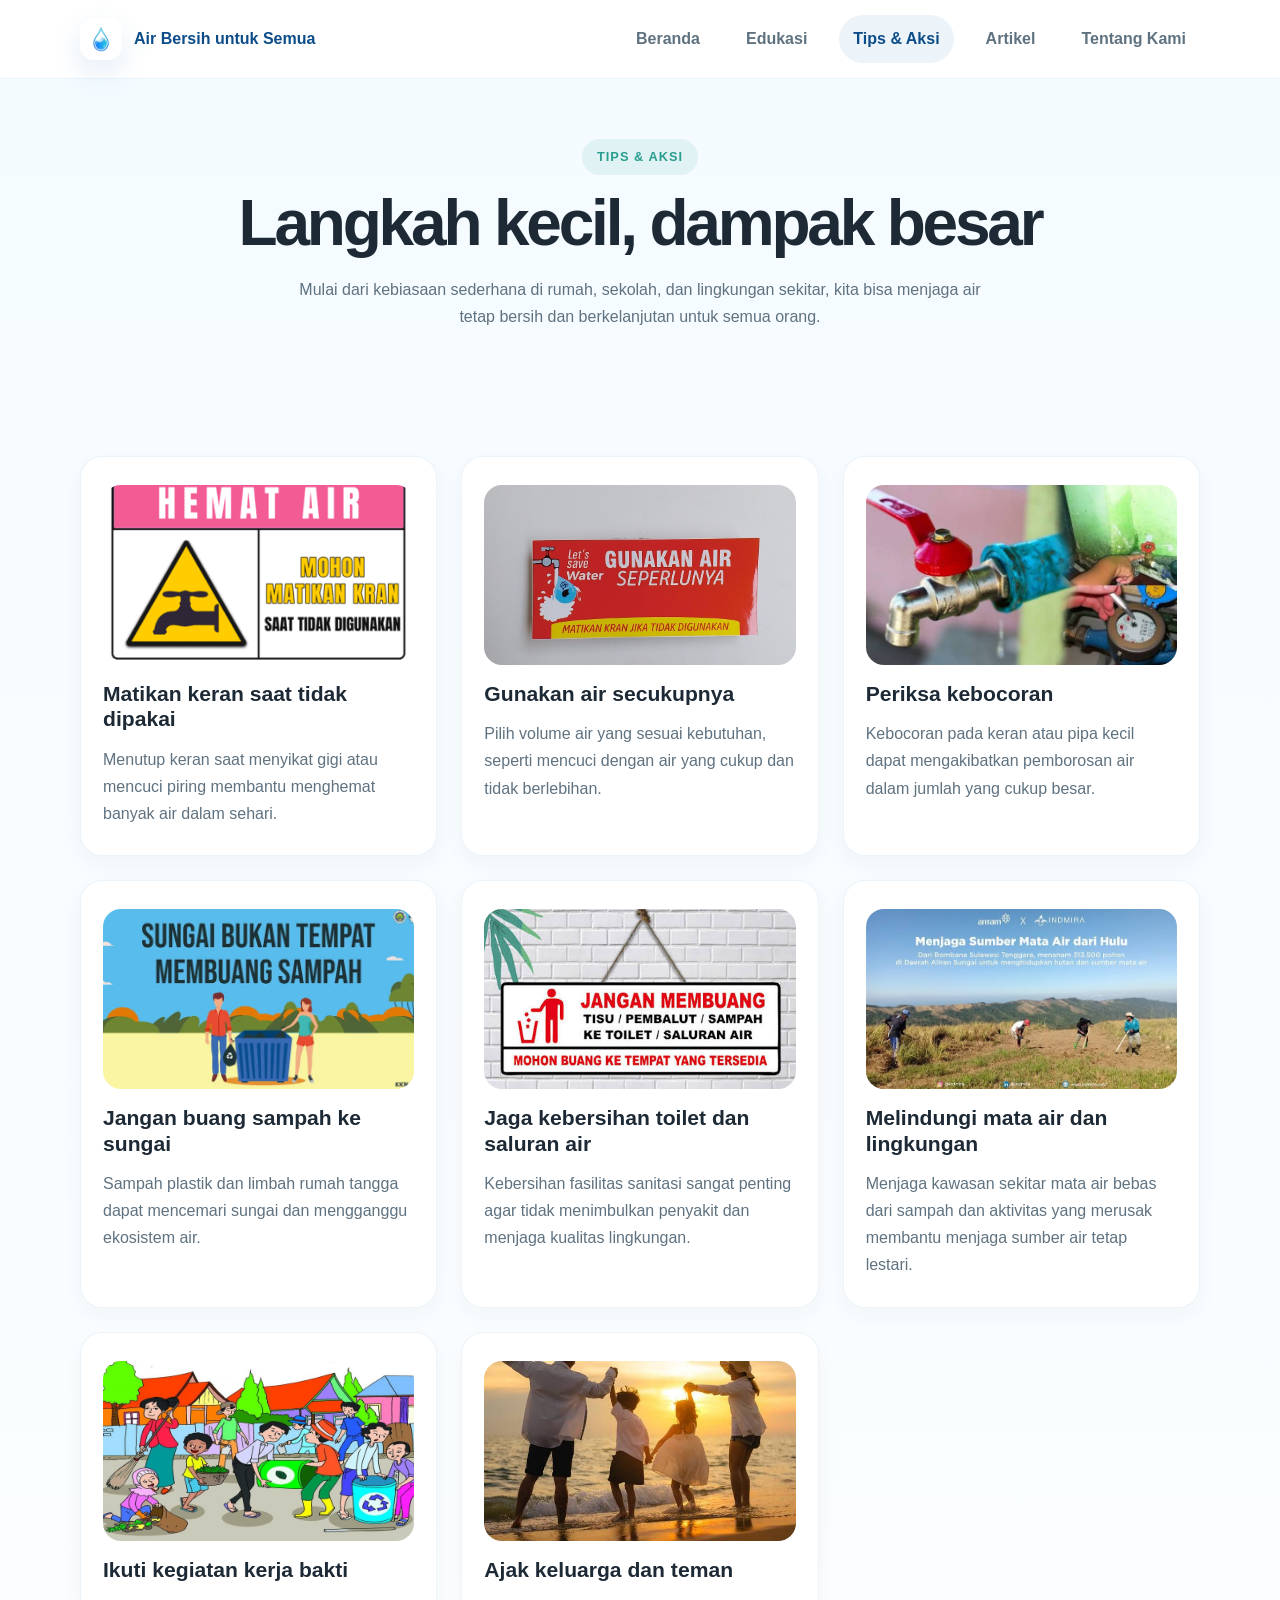
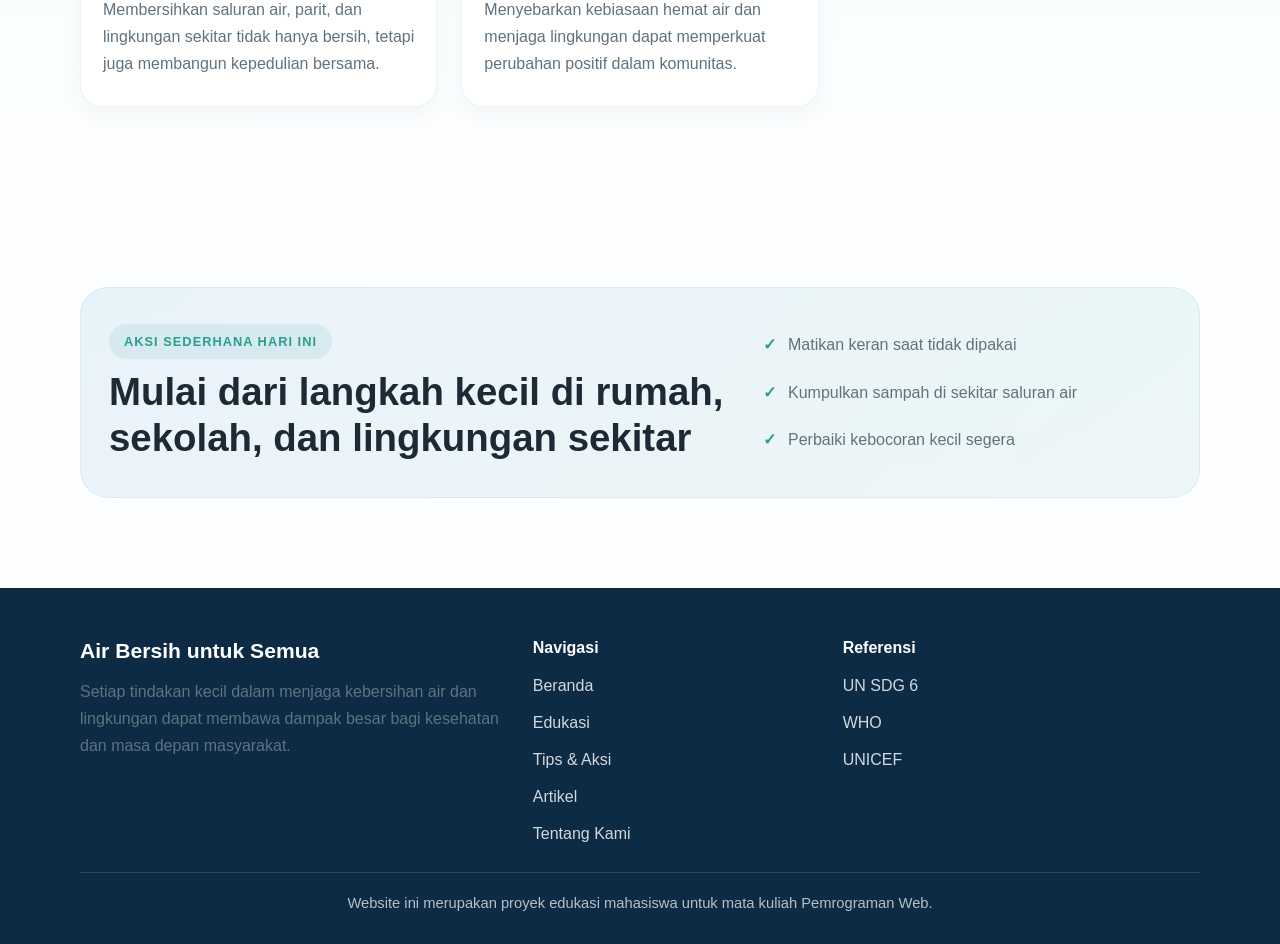
<file: tips.html>
<!DOCTYPE html>
<html lang="id">
  <head>
    <meta charset="UTF-8" />
    <meta name="viewport" content="width=device-width, initial-scale=1.0" />
    <meta
      name="description"
      content="Tips dan aksi sederhana untuk menghemat air, menjaga kebersihan, dan melindungi lingkungan."
    />
    <title>Tips &amp; Aksi | Air Bersih untuk Semua</title>
    <link rel="stylesheet" href="CSS/tips.css" />
  </head>
  <body>
    <header class="site-header">
      <div class="container topbar">
        <a href="index.html" class="brand" aria-label="Air Bersih untuk Semua">
          <img class="brand-mark" src="images/Air.jpg" alt="" />
          <span>Air Bersih untuk Semua</span>
        </a>

        <div class="nav-menu">
          <input class="nav-checkbox" type="checkbox" id="site-navigation-toggle" />
          <label class="menu-toggle" for="site-navigation-toggle">
            <span class="menu-toggle-icon" aria-hidden="true"></span>
            <span>Menu navigasi</span>
          </label>
          <nav class="site-nav" aria-label="Navigasi utama">
            <a class="nav-link" href="index.html">Beranda</a>
            <a class="nav-link" href="edukasi.html">Edukasi</a>
            <a class="nav-link active" href="tips.html" aria-current="page">Tips &amp; Aksi</a>
            <a class="nav-link" href="artikel.html">Artikel</a>
            <a class="nav-link" href="tentang.html">Tentang Kami</a>
          </nav>
        </div>
      </div>
    </header>

    <main>
      <section class="page-hero">
        <div class="container">
          <span class="section-kicker">Tips &amp; Aksi</span>
          <h1>Langkah kecil, dampak besar</h1>
          <p>
            Mulai dari kebiasaan sederhana di rumah, sekolah, dan lingkungan sekitar, kita bisa menjaga
            air tetap bersih dan berkelanjutan untuk semua orang.
          </p>
        </div>
      </section>

      <section class="section">
        <div class="container cards-grid">
          <article class="tip-card">
            <img
              class="card-photo"
              src="images/Matikan keran saat tidak dipakai.png"
              alt="Matikan keran saat tidak dipakai"
            />
            <h3>Matikan keran saat tidak dipakai</h3>
            <p>
              Menutup keran saat menyikat gigi atau mencuci piring membantu menghemat banyak air dalam
              sehari.
            </p>
          </article>

          <article class="tip-card">
            <img
              class="card-photo"
              src="images/Gunakan air secukupnya.jpg"
              alt="Gunakan air secukupnya"
            />
            <h3>Gunakan air secukupnya</h3>
            <p>
              Pilih volume air yang sesuai kebutuhan, seperti mencuci dengan air yang cukup dan tidak
              berlebihan.
            </p>
          </article>

          <article class="tip-card">
            <img
              class="card-photo"
              src="images/Periksa kebocoran.jpg"
              alt="Periksa kebocoran"
            />
            <h3>Periksa kebocoran</h3>
            <p>
              Kebocoran pada keran atau pipa kecil dapat mengakibatkan pemborosan air dalam jumlah yang
              cukup besar.
            </p>
          </article>

          <article class="tip-card">
            <img
              class="card-photo"
              src="images/Jangan buang sampah ke sungai.jpg"
              alt="Jangan buang sampah ke sungai"
            />
            <h3>Jangan buang sampah ke sungai</h3>
            <p>
              Sampah plastik dan limbah rumah tangga dapat mencemari sungai dan mengganggu ekosistem air.
            </p>
          </article>

          <article class="tip-card">
            <img
              class="card-photo"
              src="images/Jaga kebersihan toilet dan saluran air.jpg"
              alt="Jaga kebersihan toilet dan saluran air"
            />
            <h3>Jaga kebersihan toilet dan saluran air</h3>
            <p>
              Kebersihan fasilitas sanitasi sangat penting agar tidak menimbulkan penyakit dan menjaga
              kualitas lingkungan.
            </p>
          </article>

          <article class="tip-card">
            <img
              class="card-photo"
              src="images/Melindungi mata air dan lingkungan.jpg"
              alt="Melindungi mata air dan lingkungan"
            />
            <h3>Melindungi mata air dan lingkungan</h3>
            <p>
              Menjaga kawasan sekitar mata air bebas dari sampah dan aktivitas yang merusak membantu
              menjaga sumber air tetap lestari.
            </p>
          </article>

          <article class="tip-card">
            <img
              class="card-photo"
              src="images/Ikuti kegiatan kerja bakti.jpg"
              alt="Ikuti kegiatan kerja bakti"
            />
            <h3>Ikuti kegiatan kerja bakti</h3>
            <p>
              Membersihkan saluran air, parit, dan lingkungan sekitar tidak hanya bersih, tetapi juga
              membangun kepedulian bersama.
            </p>
          </article>

          <article class="tip-card">
            <img
              class="card-photo"
              src="images/Ajak keluarga dan teman.jpg"
              alt="Ajak keluarga dan teman"
            />
            <h3>Ajak keluarga dan teman</h3>
            <p>
              Menyebarkan kebiasaan hemat air dan menjaga lingkungan dapat memperkuat perubahan positif
              dalam komunitas.
            </p>
          </article>
        </div>
      </section>

      <section class="section">
        <div class="container">
          <div class="cta-banner">
            <div>
              <span class="section-kicker">Aksi Sederhana Hari Ini</span>
              <h2>Mulai dari langkah kecil di rumah, sekolah, dan lingkungan sekitar</h2>
            </div>
            <ul class="list-inline">
              <li>Matikan keran saat tidak dipakai</li>
              <li>Kumpulkan sampah di sekitar saluran air</li>
              <li>Perbaiki kebocoran kecil segera</li>
            </ul>
          </div>
        </div>
      </section>
    </main>

    <footer class="site-footer">
      <div class="container">
        <div class="footer-grid">
          <div>
            <h3>Air Bersih untuk Semua</h3>
            <p>
              Setiap tindakan kecil dalam menjaga kebersihan air dan lingkungan dapat membawa dampak
              besar bagi kesehatan dan masa depan masyarakat.
            </p>
          </div>

          <div>
            <h4>Navigasi</h4>
            <div class="footer-links">
              <a href="index.html">Beranda</a>
              <a href="edukasi.html">Edukasi</a>
              <a href="tips.html">Tips &amp; Aksi</a>
              <a href="artikel.html">Artikel</a>
              <a href="tentang.html">Tentang Kami</a>
            </div>
          </div>

          <div>
            <h4>Referensi</h4>
            <div class="footer-links">
              <a href="https://sdgs.un.org/goals/goal6" target="_blank" rel="noopener noreferrer">UN SDG 6</a>
              <a href="https://www.who.int/teams/environment-climate-change-and-health/water-sanitation-and-health" target="_blank" rel="noopener noreferrer">WHO</a>
              <a href="https://www.unicef.org/wash" target="_blank" rel="noopener noreferrer">UNICEF</a>
            </div>
          </div>
        </div>

        <div class="copyright">
          Website ini merupakan proyek edukasi mahasiswa untuk mata kuliah Pemrograman Web.
        </div>
      </div>
    </footer>
  </body>
</html>
</file>
<file: CSS/beranda.css>
/* Gaya umum: reset, tipografi, komponen bersama, navbar, dan footer. */
:root {
  --primary: #0f6fbf;
  --primary-dark: #0c4d89;
  --secondary: #2a9d8f;
  --accent: #dff6ff;
  --soft-green: #eafaf2;
  --text: #1d2a36;
  --muted: #5f7280;
  --light: #f6fbff;
  --white: #ffffff;
  --shadow: 0 12px 30px rgba(15, 111, 191, 0.12);
  --radius: 22px;
}

* {
  box-sizing: border-box;
}

html {
  scroll-behavior: smooth;
}

body {
  margin: 0;
  font-family: "Segoe UI", Tahoma, Geneva, Verdana, sans-serif;
  line-height: 1.7;
  color: var(--text);
  background: linear-gradient(180deg, #f4fbff 0%, #ffffff 100%);
}

a {
  color: inherit;
  text-decoration: none;
}

a:focus-visible,
button:focus-visible,
summary:focus-visible,
input:focus-visible,
textarea:focus-visible,
select:focus-visible {
  outline: 3px solid rgba(15, 111, 191, 0.3);
  outline-offset: 3px;
}

img {
  max-width: 100%;
  display: block;
}

.container {
  width: min(1120px, calc(100% - 32px));
  margin: 0 auto;
}

.site-header {
  position: sticky;
  top: 0;
  z-index: 20;
  background: rgba(255, 255, 255, 0.92);
  backdrop-filter: blur(10px);
  border-bottom: 1px solid rgba(15, 111, 191, 0.08);
}

.topbar {
  position: relative;
  display: flex;
  align-items: center;
  justify-content: space-between;
  gap: 20px;
  min-height: 78px;
}

.brand {
  display: inline-flex;
  align-items: center;
  gap: 12px;
  min-width: 0;
  font-weight: 700;
  color: var(--primary-dark);
}

.brand-mark {
  width: 42px;
  height: 42px;
  border-radius: 14px;
  background: linear-gradient(135deg, var(--primary), #66b7ff);
  box-shadow: var(--shadow);
  object-fit: cover;
}

.site-nav {
  display: flex;
  align-items: center;
  gap: 18px;
  flex-wrap: nowrap;
}

.nav-menu {
  display: flex;
  align-items: center;
  margin-left: auto;
}

.nav-checkbox {
  display: none;
}

.menu-toggle {
  display: none;
  align-items: center;
  justify-content: center;
  gap: 10px;
  min-height: 48px;
  padding: 0 14px;
  border: 1px solid rgba(15, 111, 191, 0.14);
  border-radius: 14px;
  color: var(--primary-dark);
  background: var(--white);
  cursor: pointer;
  font-weight: 600;
  white-space: nowrap;
}

@media (max-width: 900px) {
  .nav-checkbox {
    display: block;
    position: absolute;
    width: 1px;
    height: 1px;
    padding: 0;
    margin: -1px;
    overflow: hidden;
    clip: rect(0, 0, 0, 0);
    white-space: nowrap;
    border: 0;
  }
}

.menu-toggle-icon,
.menu-toggle-icon::before,
.menu-toggle-icon::after {
  display: block;
  width: 21px;
  height: 2px;
  border-radius: 2px;
  background: currentColor;
  transition: transform 0.2s ease, opacity 0.2s ease;
}

.menu-toggle-icon {
  position: relative;
}

.menu-toggle-icon::before,
.menu-toggle-icon::after {
  position: absolute;
  left: 0;
  content: "";
}

.menu-toggle-icon::before {
  transform: translateY(-7px);
}

.menu-toggle-icon::after {
  transform: translateY(7px);
}

.nav-checkbox:checked + .menu-toggle .menu-toggle-icon {
  background: transparent;
}

.nav-checkbox:checked + .menu-toggle .menu-toggle-icon::before {
  transform: rotate(45deg);
}

.nav-checkbox:checked + .menu-toggle .menu-toggle-icon::after {
  transform: rotate(-45deg);
}

.nav-link {
  padding: 10px 14px;
  border-radius: 999px;
  color: var(--muted);
  font-weight: 600;
  transition: 0.25s ease;
}

.nav-link:hover,
.nav-link.active {
  background: rgba(15, 111, 191, 0.08);
  color: var(--primary-dark);
}

main {
  overflow: hidden;
}

.section {
  padding: 90px 0;
}

.section-header {
  margin-bottom: 28px;
  text-align: center;
}

.section-header-left {
  text-align: left;
}

.section-kicker {
  display: inline-block;
  margin-bottom: 10px;
  padding: 7px 15px;
  border-radius: 999px;
  background: rgba(42, 157, 143, 0.1);
  color: var(--secondary);
  font-size: 0.8rem;
  font-weight: 700;
  letter-spacing: 0.08em;
  text-transform: uppercase;
}

h1,
h2,
h3,
h4 {
  margin: 0 0 14px;
  line-height: 1.2;
  color: var(--text);
}

h1 {
  font-size: clamp(2.4rem, 5vw, 4.3rem);
  letter-spacing: -0.05em;
}

h2 {
  font-size: clamp(1.9rem, 3vw, 2.9rem);
}

h3 {
  font-size: 1.32rem;
}

p {
  margin: 0 0 16px;
  color: var(--muted);
}

.button {
  display: inline-flex;
  align-items: center;
  justify-content: center;
  padding: 14px 22px;
  border-radius: 999px;
  font-weight: 700;
  transition: transform 0.25s ease, box-shadow 0.25s ease, background 0.25s ease;
}

.button:hover {
  transform: translateY(-2px);
  box-shadow: var(--shadow);
}

.button-primary {
  background: linear-gradient(135deg, var(--primary), var(--primary-dark));
  color: var(--white);
}

.button-secondary {
  background: rgba(42, 157, 143, 0.1);
  color: var(--secondary);
}

.grid-3,
.grid-4 {
  display: grid;
  gap: 24px;
}

.grid-3,
.grid-4 {
  grid-template-columns: repeat(3, minmax(0, 1fr));
}

.card,
.info-card,
.article-card,
.tip-card {
  background: var(--white);
  border: 1px solid rgba(15, 111, 191, 0.08);
  border-radius: var(--radius);
  padding: 28px 22px;
  box-shadow: 0 8px 22px rgba(20, 39, 57, 0.04);
  transition: transform 0.25s ease, box-shadow 0.25s ease;
}

.card:hover,
.info-card:hover,
.article-card:hover,
.team-card:hover,
.tip-card:hover {
  transform: translateY(-4px);
  box-shadow: var(--shadow);
}

.card-photo {
  width: 100%;
  height: 180px;
  margin-bottom: 16px;
  border-radius: 18px;
  object-fit: cover;
}

.info-card .card-photo {
  display: block;
  width: 100%;
  max-width: 100%;
  height: 250px;
  object-fit: contain;
}

.card-icon,
.tip-icon {
  width: 64px;
  height: 64px;
  border-radius: 18px;
  display: grid;
  place-items: center;
  background: linear-gradient(135deg, rgba(15, 111, 191, 0.12), rgba(42, 157, 143, 0.12));
  color: var(--primary-dark);
  font-size: 1.8rem;
  margin-bottom: 16px;
}

.card p,
.info-card p,
.tip-card p,
.article-card p,
.team-card p {
  margin-bottom: 0;
}

.cta-banner {
  background: linear-gradient(135deg, rgba(15, 111, 191, 0.08), rgba(42, 157, 143, 0.08));
  border: 1px solid rgba(15, 111, 191, 0.08);
  border-radius: 28px;
  padding: 36px 28px;
  display: flex;
  align-items: center;
  justify-content: space-between;
  gap: 20px;
}

.cta-banner h2 {
  margin-bottom: 0;
}

.page-hero {
  padding: 60px 0 26px;
}

.page-hero .container {
  text-align: center;
}

.page-hero p {
  max-width: 700px;
  margin: 0 auto 10px;
}

.content-grid {
  display: grid;
  grid-template-columns: 1.2fr 0.8fr;
  gap: 26px;
  align-items: start;
}

.article-card {
  overflow: hidden;
  padding: 0;
}

.list-inline {
  list-style: none;
  padding: 0;
  margin: 0;
  display: grid;
  gap: 14px;
}

.list-inline li {
  position: relative;
  padding-left: 26px;
  color: var(--muted);
}

.list-inline li::before {
  content: "✓";
  position: absolute;
  left: 0;
  top: 0;
  color: var(--secondary);
  font-weight: 700;
}

.site-footer {
  background: #0d2b45;
  color: rgba(255, 255, 255, 0.82);
  padding: 50px 0 28px;
}

.footer-grid {
  display: grid;
  grid-template-columns: 1.2fr 0.8fr 1fr;
  gap: 24px;
  margin-bottom: 24px;
}

.site-footer a {
  color: rgba(255, 255, 255, 0.82);
}

.site-footer h3,
.site-footer h4 {
  color: var(--white);
}

.footer-links {
  display: grid;
  gap: 10px;
}

.copyright {
  border-top: 1px solid rgba(255, 255, 255, 0.12);
  padding-top: 18px;
  text-align: center;
  font-size: 0.92rem;
  color: rgba(255, 255, 255, 0.7);
}

@media (max-width: 900px) {
  .content-grid,
.footer-grid,
.grid-3 {
    grid-template-columns: 1fr;
  }

  .topbar {
    flex-wrap: nowrap;
    min-height: 72px;
    padding: 12px 0;
  }

  .brand {
    flex: 1 1 auto;
  }

  .menu-toggle {
    display: flex;
  }

  .nav-checkbox:focus-visible + .menu-toggle {
    outline: 3px solid rgba(15, 111, 191, 0.3);
    outline-offset: 3px;
  }

  .site-nav {
    position: absolute;
    top: calc(100% + 12px);
    right: 0;
    display: none;
    width: min(320px, calc(100vw - 32px));
    padding: 8px;
    border: 1px solid rgba(15, 111, 191, 0.1);
    border-radius: 16px;
    background: var(--white);
    box-shadow: var(--shadow);
    z-index: 1;
  }

  .nav-checkbox:checked ~ .site-nav {
    display: grid;
  }

  .nav-link {
    padding: 12px 14px;
    border-radius: 12px;
  }

  .cta-banner {
    flex-direction: column;
    text-align: center;
  }

  .section-header-left {
    text-align: center;
  }
}

@media (max-width: 640px) {
  .section {
    padding: 72px 0;
  }

  .button {
    width: 100%;
  }

  .grid-4 {
    grid-template-columns: 1fr;
  }
}

@media (min-width: 641px) and (max-width: 900px) {
  .grid-3,
.grid-4 {
    grid-template-columns: repeat(2, minmax(0, 1fr));
  }
}

@media (max-width: 640px) {
  .container {
    width: min(100% - 28px, 1120px);
  }

  .brand {
    gap: 8px;
    font-size: 0.94rem;
  }

  .brand-mark {
    width: 38px;
    height: 38px;
    flex: 0 0 38px;
  }

  .menu-toggle {
    gap: 8px;
    padding: 0 10px;
    font-size: 0.88rem;
  }

  .section {
    padding: 64px 0;
  }

  .page-hero {
    padding-top: 44px;
  }

  .card,
.info-card,
.tip-card {
    padding: 22px 18px;
  }

  .copyright {
    overflow-wrap: anywhere;
  }
}

/* Gaya khusus halaman: Beranda. */
.hero {
  padding: 64px 0 60px;
}

.hero-inner {
  display: grid;
  grid-template-columns: 1.1fr 0.9fr;
  align-items: center;
  gap: 42px;
}

.hero-copy {
  max-width: 600px;
}

.hero-copy .lead {
  font-size: 1.08rem;
  max-width: 540px;
}

.hero-actions {
  display: flex;
  gap: 16px;
  flex-wrap: wrap;
  margin-top: 28px;
}

.hero-visual {
  position: relative;
}

.hero-image {
  border-radius: 34px;
  overflow: hidden;
  box-shadow: var(--shadow);
  border: 8px solid rgba(255, 255, 255, 0.8);
  background: linear-gradient(180deg, #dff5ff, #ecfbff);
}

.badge-box {
  position: absolute;
  left: -18px;
  bottom: 18px;
  background: var(--white);
  color: var(--primary-dark);
  padding: 16px 18px;
  border-radius: 18px;
  box-shadow: var(--shadow);
  font-weight: 700;
}

.badge-box span {
  display: block;
  font-size: 0.8rem;
  color: var(--muted);
  margin-bottom: 5px;
}

.problem-shell {
  display: grid;
  grid-template-columns: 1fr;
}

.problem-list {
  list-style: none;
  margin: 0;
  padding: 0;
  display: grid;
  gap: 18px;
}

.problem-item {
  display: flex;
  align-items: center;
  gap: 20px;
  padding: 16px 18px;
  background: rgba(15, 111, 191, 0.03);
  border-radius: 18px;
  border: 1px solid rgba(15, 111, 191, 0.05);
}

.problem-item > div {
  flex: 1;
  min-width: 0;
}

.problem-image {
  width: 240px;
  height: 160px;
  flex: 0 0 240px;
  object-fit: cover;
  object-position: center;
  border-radius: 16px;
  box-shadow: 0 8px 18px rgba(15, 111, 191, 0.12);
}

.problem-bullet {
  width: 40px;
  height: 40px;
  flex: 0 0 40px;
  border-radius: 50%;
  background: linear-gradient(135deg, rgba(15, 111, 191, 0.12), rgba(42, 157, 143, 0.12));
  display: inline-grid;
  place-items: center;
  color: var(--primary-dark);
  font-weight: 700;
}

@media (max-width: 900px) {
  .hero-inner,
.problem-shell {
    grid-template-columns: 1fr;
  }
}

@media (max-width: 640px) {

  .hero {
    padding-top: 48px;
  }

  .hero-actions {
    flex-direction: column;
  }

  .badge-box {
    left: 14px;
    bottom: 12px;
  }

  .problem-item {
    flex-wrap: wrap;
  }

  .problem-item > div {
    flex: 1 1 calc(100% - 56px);
  }

  .problem-image {
    width: calc(100% - 56px);
    height: 160px;
    flex-basis: calc(100% - 56px);
    margin-left: 56px;
    max-width: 100%;
  }
}

@media (min-width: 641px) and (max-width: 900px) {

  .problem-image {
    width: 200px;
    height: 135px;
    flex-basis: 200px;
  }
}
</file>
<file: CSS/artikel.css>
/* Gaya umum: reset, tipografi, komponen bersama, navbar, dan footer. */
:root {
  --primary: #0f6fbf;
  --primary-dark: #0c4d89;
  --secondary: #2a9d8f;
  --accent: #dff6ff;
  --soft-green: #eafaf2;
  --text: #1d2a36;
  --muted: #5f7280;
  --light: #f6fbff;
  --white: #ffffff;
  --shadow: 0 12px 30px rgba(15, 111, 191, 0.12);
  --radius: 22px;
}

* {
  box-sizing: border-box;
}

html {
  scroll-behavior: smooth;
}

body {
  margin: 0;
  font-family: "Segoe UI", Tahoma, Geneva, Verdana, sans-serif;
  line-height: 1.7;
  color: var(--text);
  background: linear-gradient(180deg, #f4fbff 0%, #ffffff 100%);
}

a {
  color: inherit;
  text-decoration: none;
}

a:focus-visible,
button:focus-visible,
summary:focus-visible,
input:focus-visible,
textarea:focus-visible,
select:focus-visible {
  outline: 3px solid rgba(15, 111, 191, 0.3);
  outline-offset: 3px;
}

img {
  max-width: 100%;
  display: block;
}

.container {
  width: min(1120px, calc(100% - 32px));
  margin: 0 auto;
}

.site-header {
  position: sticky;
  top: 0;
  z-index: 20;
  background: rgba(255, 255, 255, 0.92);
  backdrop-filter: blur(10px);
  border-bottom: 1px solid rgba(15, 111, 191, 0.08);
}

.topbar {
  position: relative;
  display: flex;
  align-items: center;
  justify-content: space-between;
  gap: 20px;
  min-height: 78px;
}

.brand {
  display: inline-flex;
  align-items: center;
  gap: 12px;
  min-width: 0;
  font-weight: 700;
  color: var(--primary-dark);
}

.brand-mark {
  width: 42px;
  height: 42px;
  border-radius: 14px;
  background: linear-gradient(135deg, var(--primary), #66b7ff);
  box-shadow: var(--shadow);
  object-fit: cover;
}

.site-nav {
  display: flex;
  align-items: center;
  gap: 18px;
  flex-wrap: nowrap;
}

.nav-menu {
  display: flex;
  align-items: center;
  margin-left: auto;
}

.nav-checkbox {
  display: none;
}

.menu-toggle {
  display: none;
  align-items: center;
  justify-content: center;
  gap: 10px;
  min-height: 48px;
  padding: 0 14px;
  border: 1px solid rgba(15, 111, 191, 0.14);
  border-radius: 14px;
  color: var(--primary-dark);
  background: var(--white);
  cursor: pointer;
  font-weight: 600;
  white-space: nowrap;
}

@media (max-width: 900px) {
  .nav-checkbox {
    display: block;
    position: absolute;
    width: 1px;
    height: 1px;
    padding: 0;
    margin: -1px;
    overflow: hidden;
    clip: rect(0, 0, 0, 0);
    white-space: nowrap;
    border: 0;
  }
}

.menu-toggle-icon,
.menu-toggle-icon::before,
.menu-toggle-icon::after {
  display: block;
  width: 21px;
  height: 2px;
  border-radius: 2px;
  background: currentColor;
  transition: transform 0.2s ease, opacity 0.2s ease;
}

.menu-toggle-icon {
  position: relative;
}

.menu-toggle-icon::before,
.menu-toggle-icon::after {
  position: absolute;
  left: 0;
  content: "";
}

.menu-toggle-icon::before {
  transform: translateY(-7px);
}

.menu-toggle-icon::after {
  transform: translateY(7px);
}

.nav-checkbox:checked + .menu-toggle .menu-toggle-icon {
  background: transparent;
}

.nav-checkbox:checked + .menu-toggle .menu-toggle-icon::before {
  transform: rotate(45deg);
}

.nav-checkbox:checked + .menu-toggle .menu-toggle-icon::after {
  transform: rotate(-45deg);
}

.nav-link {
  padding: 10px 14px;
  border-radius: 999px;
  color: var(--muted);
  font-weight: 600;
  transition: 0.25s ease;
}

.nav-link:hover,
.nav-link.active {
  background: rgba(15, 111, 191, 0.08);
  color: var(--primary-dark);
}

main {
  overflow: hidden;
}

.section {
  padding: 90px 0;
}

.section-header {
  margin-bottom: 28px;
  text-align: center;
}

.section-header-left {
  text-align: left;
}

.section-kicker {
  display: inline-block;
  margin-bottom: 10px;
  padding: 7px 15px;
  border-radius: 999px;
  background: rgba(42, 157, 143, 0.1);
  color: var(--secondary);
  font-size: 0.8rem;
  font-weight: 700;
  letter-spacing: 0.08em;
  text-transform: uppercase;
}

h1,
h2,
h3,
h4 {
  margin: 0 0 14px;
  line-height: 1.2;
  color: var(--text);
}

h1 {
  font-size: clamp(2.4rem, 5vw, 4.3rem);
  letter-spacing: -0.05em;
}

h2 {
  font-size: clamp(1.9rem, 3vw, 2.9rem);
}

h3 {
  font-size: 1.32rem;
}

p {
  margin: 0 0 16px;
  color: var(--muted);
}

.button {
  display: inline-flex;
  align-items: center;
  justify-content: center;
  padding: 14px 22px;
  border-radius: 999px;
  font-weight: 700;
  transition: transform 0.25s ease, box-shadow 0.25s ease, background 0.25s ease;
}

.button:hover {
  transform: translateY(-2px);
  box-shadow: var(--shadow);
}

.button-primary {
  background: linear-gradient(135deg, var(--primary), var(--primary-dark));
  color: var(--white);
}

.button-secondary {
  background: rgba(42, 157, 143, 0.1);
  color: var(--secondary);
}

.grid-3,
.grid-4 {
  display: grid;
  gap: 24px;
}

.grid-3,
.grid-4 {
  grid-template-columns: repeat(3, minmax(0, 1fr));
}

.card,
.info-card,
.article-card,
.tip-card {
  background: var(--white);
  border: 1px solid rgba(15, 111, 191, 0.08);
  border-radius: var(--radius);
  padding: 28px 22px;
  box-shadow: 0 8px 22px rgba(20, 39, 57, 0.04);
  transition: transform 0.25s ease, box-shadow 0.25s ease;
}

.card:hover,
.info-card:hover,
.article-card:hover,
.team-card:hover,
.tip-card:hover {
  transform: translateY(-4px);
  box-shadow: var(--shadow);
}

.card-photo {
  width: 100%;
  height: 180px;
  margin-bottom: 16px;
  border-radius: 18px;
  object-fit: cover;
}

.info-card .card-photo {
  display: block;
  width: 100%;
  max-width: 100%;
  height: 250px;
  object-fit: contain;
}

.card-icon,
.tip-icon {
  width: 64px;
  height: 64px;
  border-radius: 18px;
  display: grid;
  place-items: center;
  background: linear-gradient(135deg, rgba(15, 111, 191, 0.12), rgba(42, 157, 143, 0.12));
  color: var(--primary-dark);
  font-size: 1.8rem;
  margin-bottom: 16px;
}

.card p,
.info-card p,
.tip-card p,
.article-card p,
.team-card p {
  margin-bottom: 0;
}

.cta-banner {
  background: linear-gradient(135deg, rgba(15, 111, 191, 0.08), rgba(42, 157, 143, 0.08));
  border: 1px solid rgba(15, 111, 191, 0.08);
  border-radius: 28px;
  padding: 36px 28px;
  display: flex;
  align-items: center;
  justify-content: space-between;
  gap: 20px;
}

.cta-banner h2 {
  margin-bottom: 0;
}

.page-hero {
  padding: 60px 0 26px;
}

.page-hero .container {
  text-align: center;
}

.page-hero p {
  max-width: 700px;
  margin: 0 auto 10px;
}

.content-grid {
  display: grid;
  grid-template-columns: 1.2fr 0.8fr;
  gap: 26px;
  align-items: start;
}

.article-card {
  overflow: hidden;
  padding: 0;
}

.list-inline {
  list-style: none;
  padding: 0;
  margin: 0;
  display: grid;
  gap: 14px;
}

.list-inline li {
  position: relative;
  padding-left: 26px;
  color: var(--muted);
}

.list-inline li::before {
  content: "✓";
  position: absolute;
  left: 0;
  top: 0;
  color: var(--secondary);
  font-weight: 700;
}

.site-footer {
  background: #0d2b45;
  color: rgba(255, 255, 255, 0.82);
  padding: 50px 0 28px;
}

.footer-grid {
  display: grid;
  grid-template-columns: 1.2fr 0.8fr 1fr;
  gap: 24px;
  margin-bottom: 24px;
}

.site-footer a {
  color: rgba(255, 255, 255, 0.82);
}

.site-footer h3,
.site-footer h4 {
  color: var(--white);
}

.footer-links {
  display: grid;
  gap: 10px;
}

.copyright {
  border-top: 1px solid rgba(255, 255, 255, 0.12);
  padding-top: 18px;
  text-align: center;
  font-size: 0.92rem;
  color: rgba(255, 255, 255, 0.7);
}

@media (max-width: 900px) {
  .content-grid,
.footer-grid,
.grid-3 {
    grid-template-columns: 1fr;
  }

  .topbar {
    flex-wrap: nowrap;
    min-height: 72px;
    padding: 12px 0;
  }

  .brand {
    flex: 1 1 auto;
  }

  .menu-toggle {
    display: flex;
  }

  .nav-checkbox:focus-visible + .menu-toggle {
    outline: 3px solid rgba(15, 111, 191, 0.3);
    outline-offset: 3px;
  }

  .site-nav {
    position: absolute;
    top: calc(100% + 12px);
    right: 0;
    display: none;
    width: min(320px, calc(100vw - 32px));
    padding: 8px;
    border: 1px solid rgba(15, 111, 191, 0.1);
    border-radius: 16px;
    background: var(--white);
    box-shadow: var(--shadow);
    z-index: 1;
  }

  .nav-checkbox:checked ~ .site-nav {
    display: grid;
  }

  .nav-link {
    padding: 12px 14px;
    border-radius: 12px;
  }

  .cta-banner {
    flex-direction: column;
    text-align: center;
  }

  .section-header-left {
    text-align: center;
  }
}

@media (max-width: 640px) {
  .section {
    padding: 72px 0;
  }

  .button {
    width: 100%;
  }

  .grid-4 {
    grid-template-columns: 1fr;
  }
}

@media (min-width: 641px) and (max-width: 900px) {
  .grid-3,
.grid-4 {
    grid-template-columns: repeat(2, minmax(0, 1fr));
  }
}

@media (max-width: 640px) {
  .container {
    width: min(100% - 28px, 1120px);
  }

  .brand {
    gap: 8px;
    font-size: 0.94rem;
  }

  .brand-mark {
    width: 38px;
    height: 38px;
    flex: 0 0 38px;
  }

  .menu-toggle {
    gap: 8px;
    padding: 0 10px;
    font-size: 0.88rem;
  }

  .section {
    padding: 64px 0;
  }

  .page-hero {
    padding-top: 44px;
  }

  .card,
.info-card,
.tip-card {
    padding: 22px 18px;
  }

  .copyright {
    overflow-wrap: anywhere;
  }
}

/* Gaya khusus halaman: Artikel. */
.article-grid {
  display: grid;
  gap: 24px;
}

.article-grid {
  grid-template-columns: repeat(3, minmax(0, 1fr));
}

.article-card .article-body {
  padding: 22px 22px 26px;
}

.article-card .article-image {
  height: 210px;
  object-fit: cover;
}

.article-card h3 {
  margin-bottom: 12px;
}

.article-card .meta {
  display: inline-block;
  margin-bottom: 12px;
  font-size: 0.78rem;
  font-weight: 700;
  color: var(--secondary);
  background: rgba(42, 157, 143, 0.1);
  padding: 6px 10px;
  border-radius: 999px;
}

@media (max-width: 900px) {
  .article-grid {
    grid-template-columns: 1fr;
  }
}

@media (min-width: 641px) and (max-width: 900px) {
  .article-grid {
    grid-template-columns: repeat(2, minmax(0, 1fr));
  }
}

@media (max-width: 640px) {

  .article-card .article-body {
    padding: 20px 18px 22px;
  }
}
</file>
<file: CSS/edukasi.css>
/* Gaya umum: reset, tipografi, komponen bersama, navbar, dan footer. */
:root {
  --primary: #0f6fbf;
  --primary-dark: #0c4d89;
  --secondary: #2a9d8f;
  --accent: #dff6ff;
  --soft-green: #eafaf2;
  --text: #1d2a36;
  --muted: #5f7280;
  --light: #f6fbff;
  --white: #ffffff;
  --shadow: 0 12px 30px rgba(15, 111, 191, 0.12);
  --radius: 22px;
}

* {
  box-sizing: border-box;
}

html {
  scroll-behavior: smooth;
}

body {
  margin: 0;
  font-family: "Segoe UI", Tahoma, Geneva, Verdana, sans-serif;
  line-height: 1.7;
  color: var(--text);
  background: linear-gradient(180deg, #f4fbff 0%, #ffffff 100%);
}

a {
  color: inherit;
  text-decoration: none;
}

a:focus-visible,
button:focus-visible,
summary:focus-visible,
input:focus-visible,
textarea:focus-visible,
select:focus-visible {
  outline: 3px solid rgba(15, 111, 191, 0.3);
  outline-offset: 3px;
}

img {
  max-width: 100%;
  display: block;
}

.container {
  width: min(1120px, calc(100% - 32px));
  margin: 0 auto;
}

.site-header {
  position: sticky;
  top: 0;
  z-index: 20;
  background: rgba(255, 255, 255, 0.92);
  backdrop-filter: blur(10px);
  border-bottom: 1px solid rgba(15, 111, 191, 0.08);
}

.topbar {
  position: relative;
  display: flex;
  align-items: center;
  justify-content: space-between;
  gap: 20px;
  min-height: 78px;
}

.brand {
  display: inline-flex;
  align-items: center;
  gap: 12px;
  min-width: 0;
  font-weight: 700;
  color: var(--primary-dark);
}

.brand-mark {
  width: 42px;
  height: 42px;
  border-radius: 14px;
  background: linear-gradient(135deg, var(--primary), #66b7ff);
  box-shadow: var(--shadow);
  object-fit: cover;
}

.site-nav {
  display: flex;
  align-items: center;
  gap: 18px;
  flex-wrap: nowrap;
}

.nav-menu {
  display: flex;
  align-items: center;
  margin-left: auto;
}

.nav-checkbox {
  display: none;
}

.menu-toggle {
  display: none;
  align-items: center;
  justify-content: center;
  gap: 10px;
  min-height: 48px;
  padding: 0 14px;
  border: 1px solid rgba(15, 111, 191, 0.14);
  border-radius: 14px;
  color: var(--primary-dark);
  background: var(--white);
  cursor: pointer;
  font-weight: 600;
  white-space: nowrap;
}

@media (max-width: 900px) {
  .nav-checkbox {
    display: block;
    position: absolute;
    width: 1px;
    height: 1px;
    padding: 0;
    margin: -1px;
    overflow: hidden;
    clip: rect(0, 0, 0, 0);
    white-space: nowrap;
    border: 0;
  }
}

.menu-toggle-icon,
.menu-toggle-icon::before,
.menu-toggle-icon::after {
  display: block;
  width: 21px;
  height: 2px;
  border-radius: 2px;
  background: currentColor;
  transition: transform 0.2s ease, opacity 0.2s ease;
}

.menu-toggle-icon {
  position: relative;
}

.menu-toggle-icon::before,
.menu-toggle-icon::after {
  position: absolute;
  left: 0;
  content: "";
}

.menu-toggle-icon::before {
  transform: translateY(-7px);
}

.menu-toggle-icon::after {
  transform: translateY(7px);
}

.nav-checkbox:checked + .menu-toggle .menu-toggle-icon {
  background: transparent;
}

.nav-checkbox:checked + .menu-toggle .menu-toggle-icon::before {
  transform: rotate(45deg);
}

.nav-checkbox:checked + .menu-toggle .menu-toggle-icon::after {
  transform: rotate(-45deg);
}

.nav-link {
  padding: 10px 14px;
  border-radius: 999px;
  color: var(--muted);
  font-weight: 600;
  transition: 0.25s ease;
}

.nav-link:hover,
.nav-link.active {
  background: rgba(15, 111, 191, 0.08);
  color: var(--primary-dark);
}

main {
  overflow: hidden;
}

.section {
  padding: 90px 0;
}

.section-header {
  margin-bottom: 28px;
  text-align: center;
}

.section-header-left {
  text-align: left;
}

.section-kicker {
  display: inline-block;
  margin-bottom: 10px;
  padding: 7px 15px;
  border-radius: 999px;
  background: rgba(42, 157, 143, 0.1);
  color: var(--secondary);
  font-size: 0.8rem;
  font-weight: 700;
  letter-spacing: 0.08em;
  text-transform: uppercase;
}

h1,
h2,
h3,
h4 {
  margin: 0 0 14px;
  line-height: 1.2;
  color: var(--text);
}

h1 {
  font-size: clamp(2.4rem, 5vw, 4.3rem);
  letter-spacing: -0.05em;
}

h2 {
  font-size: clamp(1.9rem, 3vw, 2.9rem);
}

h3 {
  font-size: 1.32rem;
}

p {
  margin: 0 0 16px;
  color: var(--muted);
}

.button {
  display: inline-flex;
  align-items: center;
  justify-content: center;
  padding: 14px 22px;
  border-radius: 999px;
  font-weight: 700;
  transition: transform 0.25s ease, box-shadow 0.25s ease, background 0.25s ease;
}

.button:hover {
  transform: translateY(-2px);
  box-shadow: var(--shadow);
}

.button-primary {
  background: linear-gradient(135deg, var(--primary), var(--primary-dark));
  color: var(--white);
}

.button-secondary {
  background: rgba(42, 157, 143, 0.1);
  color: var(--secondary);
}

.grid-3,
.grid-4 {
  display: grid;
  gap: 24px;
}

.grid-3,
.grid-4 {
  grid-template-columns: repeat(3, minmax(0, 1fr));
}

.card,
.info-card,
.article-card,
.tip-card {
  background: var(--white);
  border: 1px solid rgba(15, 111, 191, 0.08);
  border-radius: var(--radius);
  padding: 28px 22px;
  box-shadow: 0 8px 22px rgba(20, 39, 57, 0.04);
  transition: transform 0.25s ease, box-shadow 0.25s ease;
}

.card:hover,
.info-card:hover,
.article-card:hover,
.team-card:hover,
.tip-card:hover {
  transform: translateY(-4px);
  box-shadow: var(--shadow);
}

.card-photo {
  width: 100%;
  height: 180px;
  margin-bottom: 16px;
  border-radius: 18px;
  object-fit: cover;
}

.info-card .card-photo {
  display: block;
  width: 100%;
  max-width: 100%;
  height: 250px;
  object-fit: contain;
}

.card-icon,
.tip-icon {
  width: 64px;
  height: 64px;
  border-radius: 18px;
  display: grid;
  place-items: center;
  background: linear-gradient(135deg, rgba(15, 111, 191, 0.12), rgba(42, 157, 143, 0.12));
  color: var(--primary-dark);
  font-size: 1.8rem;
  margin-bottom: 16px;
}

.card p,
.info-card p,
.tip-card p,
.article-card p,
.team-card p {
  margin-bottom: 0;
}

.cta-banner {
  background: linear-gradient(135deg, rgba(15, 111, 191, 0.08), rgba(42, 157, 143, 0.08));
  border: 1px solid rgba(15, 111, 191, 0.08);
  border-radius: 28px;
  padding: 36px 28px;
  display: flex;
  align-items: center;
  justify-content: space-between;
  gap: 20px;
}

.cta-banner h2 {
  margin-bottom: 0;
}

.page-hero {
  padding: 60px 0 26px;
}

.page-hero .container {
  text-align: center;
}

.page-hero p {
  max-width: 700px;
  margin: 0 auto 10px;
}

.content-grid {
  display: grid;
  grid-template-columns: 1.2fr 0.8fr;
  gap: 26px;
  align-items: start;
}

.article-card {
  overflow: hidden;
  padding: 0;
}

.list-inline {
  list-style: none;
  padding: 0;
  margin: 0;
  display: grid;
  gap: 14px;
}

.list-inline li {
  position: relative;
  padding-left: 26px;
  color: var(--muted);
}

.list-inline li::before {
  content: "✓";
  position: absolute;
  left: 0;
  top: 0;
  color: var(--secondary);
  font-weight: 700;
}

.site-footer {
  background: #0d2b45;
  color: rgba(255, 255, 255, 0.82);
  padding: 50px 0 28px;
}

.footer-grid {
  display: grid;
  grid-template-columns: 1.2fr 0.8fr 1fr;
  gap: 24px;
  margin-bottom: 24px;
}

.site-footer a {
  color: rgba(255, 255, 255, 0.82);
}

.site-footer h3,
.site-footer h4 {
  color: var(--white);
}

.footer-links {
  display: grid;
  gap: 10px;
}

.copyright {
  border-top: 1px solid rgba(255, 255, 255, 0.12);
  padding-top: 18px;
  text-align: center;
  font-size: 0.92rem;
  color: rgba(255, 255, 255, 0.7);
}

@media (max-width: 900px) {
  .content-grid,
.footer-grid,
.grid-3 {
    grid-template-columns: 1fr;
  }

  .topbar {
    flex-wrap: nowrap;
    min-height: 72px;
    padding: 12px 0;
  }

  .brand {
    flex: 1 1 auto;
  }

  .menu-toggle {
    display: flex;
  }

  .nav-checkbox:focus-visible + .menu-toggle {
    outline: 3px solid rgba(15, 111, 191, 0.3);
    outline-offset: 3px;
  }

  .site-nav {
    position: absolute;
    top: calc(100% + 12px);
    right: 0;
    display: none;
    width: min(320px, calc(100vw - 32px));
    padding: 8px;
    border: 1px solid rgba(15, 111, 191, 0.1);
    border-radius: 16px;
    background: var(--white);
    box-shadow: var(--shadow);
    z-index: 1;
  }

  .nav-checkbox:checked ~ .site-nav {
    display: grid;
  }

  .nav-link {
    padding: 12px 14px;
    border-radius: 12px;
  }

  .cta-banner {
    flex-direction: column;
    text-align: center;
  }

  .section-header-left {
    text-align: center;
  }
}

@media (max-width: 640px) {
  .section {
    padding: 72px 0;
  }

  .button {
    width: 100%;
  }

  .grid-4 {
    grid-template-columns: 1fr;
  }
}

@media (min-width: 641px) and (max-width: 900px) {
  .grid-3,
.grid-4 {
    grid-template-columns: repeat(2, minmax(0, 1fr));
  }
}

@media (max-width: 640px) {
  .container {
    width: min(100% - 28px, 1120px);
  }

  .brand {
    gap: 8px;
    font-size: 0.94rem;
  }

  .brand-mark {
    width: 38px;
    height: 38px;
    flex: 0 0 38px;
  }

  .menu-toggle {
    gap: 8px;
    padding: 0 10px;
    font-size: 0.88rem;
  }

  .section {
    padding: 64px 0;
  }

  .page-hero {
    padding-top: 44px;
  }

  .card,
.info-card,
.tip-card {
    padding: 22px 18px;
  }

  .copyright {
    overflow-wrap: anywhere;
  }
}

/* Gaya khusus halaman: Edukasi. */
.value-grid {
  display: grid;
  gap: 24px;
}

.value-grid {
  grid-template-columns: repeat(3, minmax(0, 1fr));
}

.value-grid .info-card p {
  text-align: justify;
}

.feature-list {
  display: grid;
  gap: 18px;
}

.feature-item {
  display: grid;
  grid-template-columns: auto 1fr;
  gap: 16px;
  align-items: start;
  background: var(--white);
  border-radius: 18px;
  border: 1px solid rgba(15, 111, 191, 0.08);
  padding: 20px 18px;
}

.feature-number {
  width: 42px;
  height: 42px;
  border-radius: 12px;
  background: linear-gradient(135deg, var(--primary), #77c2ff);
  color: var(--white);
  display: grid;
  place-items: center;
  font-weight: 700;
}

@media (max-width: 900px) {
  .value-grid {
    grid-template-columns: 1fr;
  }
}

@media (min-width: 641px) and (max-width: 900px) {
  .value-grid {
    grid-template-columns: repeat(2, minmax(0, 1fr));
  }
}
</file>
<file: CSS/tentang.css>
/* Gaya umum: reset, tipografi, komponen bersama, navbar, dan footer. */
:root {
  --primary: #0f6fbf;
  --primary-dark: #0c4d89;
  --secondary: #2a9d8f;
  --accent: #dff6ff;
  --soft-green: #eafaf2;
  --text: #1d2a36;
  --muted: #5f7280;
  --light: #f6fbff;
  --white: #ffffff;
  --shadow: 0 12px 30px rgba(15, 111, 191, 0.12);
  --radius: 22px;
}

* {
  box-sizing: border-box;
}

html {
  scroll-behavior: smooth;
}

body {
  margin: 0;
  font-family: "Segoe UI", Tahoma, Geneva, Verdana, sans-serif;
  line-height: 1.7;
  color: var(--text);
  background: linear-gradient(180deg, #f4fbff 0%, #ffffff 100%);
}

a {
  color: inherit;
  text-decoration: none;
}

a:focus-visible,
button:focus-visible,
summary:focus-visible,
input:focus-visible,
textarea:focus-visible,
select:focus-visible {
  outline: 3px solid rgba(15, 111, 191, 0.3);
  outline-offset: 3px;
}

img {
  max-width: 100%;
  display: block;
}

.container {
  width: min(1120px, calc(100% - 32px));
  margin: 0 auto;
}

.site-header {
  position: sticky;
  top: 0;
  z-index: 20;
  background: rgba(255, 255, 255, 0.92);
  backdrop-filter: blur(10px);
  border-bottom: 1px solid rgba(15, 111, 191, 0.08);
}

.topbar {
  position: relative;
  display: flex;
  align-items: center;
  justify-content: space-between;
  gap: 20px;
  min-height: 78px;
}

.brand {
  display: inline-flex;
  align-items: center;
  gap: 12px;
  min-width: 0;
  font-weight: 700;
  color: var(--primary-dark);
}

.brand-mark {
  width: 42px;
  height: 42px;
  border-radius: 14px;
  background: linear-gradient(135deg, var(--primary), #66b7ff);
  box-shadow: var(--shadow);
  object-fit: cover;
}

.site-nav {
  display: flex;
  align-items: center;
  gap: 18px;
  flex-wrap: nowrap;
}

.nav-menu {
  display: flex;
  align-items: center;
  margin-left: auto;
}

.nav-checkbox {
  display: none;
}

.menu-toggle {
  display: none;
  align-items: center;
  justify-content: center;
  gap: 10px;
  min-height: 48px;
  padding: 0 14px;
  border: 1px solid rgba(15, 111, 191, 0.14);
  border-radius: 14px;
  color: var(--primary-dark);
  background: var(--white);
  cursor: pointer;
  font-weight: 600;
  white-space: nowrap;
}

@media (max-width: 900px) {
  .nav-checkbox {
    display: block;
    position: absolute;
    width: 1px;
    height: 1px;
    padding: 0;
    margin: -1px;
    overflow: hidden;
    clip: rect(0, 0, 0, 0);
    white-space: nowrap;
    border: 0;
  }
}

.menu-toggle-icon,
.menu-toggle-icon::before,
.menu-toggle-icon::after {
  display: block;
  width: 21px;
  height: 2px;
  border-radius: 2px;
  background: currentColor;
  transition: transform 0.2s ease, opacity 0.2s ease;
}

.menu-toggle-icon {
  position: relative;
}

.menu-toggle-icon::before,
.menu-toggle-icon::after {
  position: absolute;
  left: 0;
  content: "";
}

.menu-toggle-icon::before {
  transform: translateY(-7px);
}

.menu-toggle-icon::after {
  transform: translateY(7px);
}

.nav-checkbox:checked + .menu-toggle .menu-toggle-icon {
  background: transparent;
}

.nav-checkbox:checked + .menu-toggle .menu-toggle-icon::before {
  transform: rotate(45deg);
}

.nav-checkbox:checked + .menu-toggle .menu-toggle-icon::after {
  transform: rotate(-45deg);
}

.nav-link {
  padding: 10px 14px;
  border-radius: 999px;
  color: var(--muted);
  font-weight: 600;
  transition: 0.25s ease;
}

.nav-link:hover,
.nav-link.active {
  background: rgba(15, 111, 191, 0.08);
  color: var(--primary-dark);
}

main {
  overflow: hidden;
}

.section {
  padding: 90px 0;
}

.section-header {
  margin-bottom: 28px;
  text-align: center;
}

.section-header-left {
  text-align: left;
}

.section-kicker {
  display: inline-block;
  margin-bottom: 10px;
  padding: 7px 15px;
  border-radius: 999px;
  background: rgba(42, 157, 143, 0.1);
  color: var(--secondary);
  font-size: 0.8rem;
  font-weight: 700;
  letter-spacing: 0.08em;
  text-transform: uppercase;
}

h1,
h2,
h3,
h4 {
  margin: 0 0 14px;
  line-height: 1.2;
  color: var(--text);
}

h1 {
  font-size: clamp(2.4rem, 5vw, 4.3rem);
  letter-spacing: -0.05em;
}

h2 {
  font-size: clamp(1.9rem, 3vw, 2.9rem);
}

h3 {
  font-size: 1.32rem;
}

p {
  margin: 0 0 16px;
  color: var(--muted);
}

.button {
  display: inline-flex;
  align-items: center;
  justify-content: center;
  padding: 14px 22px;
  border-radius: 999px;
  font-weight: 700;
  transition: transform 0.25s ease, box-shadow 0.25s ease, background 0.25s ease;
}

.button:hover {
  transform: translateY(-2px);
  box-shadow: var(--shadow);
}

.button-primary {
  background: linear-gradient(135deg, var(--primary), var(--primary-dark));
  color: var(--white);
}

.button-secondary {
  background: rgba(42, 157, 143, 0.1);
  color: var(--secondary);
}

.grid-3,
.grid-4 {
  display: grid;
  gap: 24px;
}

.grid-3,
.grid-4 {
  grid-template-columns: repeat(3, minmax(0, 1fr));
}

.card,
.info-card,
.article-card,
.tip-card {
  background: var(--white);
  border: 1px solid rgba(15, 111, 191, 0.08);
  border-radius: var(--radius);
  padding: 28px 22px;
  box-shadow: 0 8px 22px rgba(20, 39, 57, 0.04);
  transition: transform 0.25s ease, box-shadow 0.25s ease;
}

.card:hover,
.info-card:hover,
.article-card:hover,
.team-card:hover,
.tip-card:hover {
  transform: translateY(-4px);
  box-shadow: var(--shadow);
}

.card-photo {
  width: 100%;
  height: 180px;
  margin-bottom: 16px;
  border-radius: 18px;
  object-fit: cover;
}

.info-card .card-photo {
  display: block;
  width: 100%;
  max-width: 100%;
  height: 250px;
  object-fit: contain;
}

.card-icon,
.tip-icon {
  width: 64px;
  height: 64px;
  border-radius: 18px;
  display: grid;
  place-items: center;
  background: linear-gradient(135deg, rgba(15, 111, 191, 0.12), rgba(42, 157, 143, 0.12));
  color: var(--primary-dark);
  font-size: 1.8rem;
  margin-bottom: 16px;
}

.card p,
.info-card p,
.tip-card p,
.article-card p,
.team-card p {
  margin-bottom: 0;
}

.cta-banner {
  background: linear-gradient(135deg, rgba(15, 111, 191, 0.08), rgba(42, 157, 143, 0.08));
  border: 1px solid rgba(15, 111, 191, 0.08);
  border-radius: 28px;
  padding: 36px 28px;
  display: flex;
  align-items: center;
  justify-content: space-between;
  gap: 20px;
}

.cta-banner h2 {
  margin-bottom: 0;
}

.page-hero {
  padding: 60px 0 26px;
}

.page-hero .container {
  text-align: center;
}

.page-hero p {
  max-width: 700px;
  margin: 0 auto 10px;
}

.content-grid {
  display: grid;
  grid-template-columns: 1.2fr 0.8fr;
  gap: 26px;
  align-items: start;
}

.article-card {
  overflow: hidden;
  padding: 0;
}

.list-inline {
  list-style: none;
  padding: 0;
  margin: 0;
  display: grid;
  gap: 14px;
}

.list-inline li {
  position: relative;
  padding-left: 26px;
  color: var(--muted);
}

.list-inline li::before {
  content: "✓";
  position: absolute;
  left: 0;
  top: 0;
  color: var(--secondary);
  font-weight: 700;
}

.site-footer {
  background: #0d2b45;
  color: rgba(255, 255, 255, 0.82);
  padding: 50px 0 28px;
}

.footer-grid {
  display: grid;
  grid-template-columns: 1.2fr 0.8fr 1fr;
  gap: 24px;
  margin-bottom: 24px;
}

.site-footer a {
  color: rgba(255, 255, 255, 0.82);
}

.site-footer h3,
.site-footer h4 {
  color: var(--white);
}

.footer-links {
  display: grid;
  gap: 10px;
}

.copyright {
  border-top: 1px solid rgba(255, 255, 255, 0.12);
  padding-top: 18px;
  text-align: center;
  font-size: 0.92rem;
  color: rgba(255, 255, 255, 0.7);
}

@media (max-width: 900px) {
  .content-grid,
.footer-grid,
.grid-3 {
    grid-template-columns: 1fr;
  }

  .topbar {
    flex-wrap: nowrap;
    min-height: 72px;
    padding: 12px 0;
  }

  .brand {
    flex: 1 1 auto;
  }

  .menu-toggle {
    display: flex;
  }

  .nav-checkbox:focus-visible + .menu-toggle {
    outline: 3px solid rgba(15, 111, 191, 0.3);
    outline-offset: 3px;
  }

  .site-nav {
    position: absolute;
    top: calc(100% + 12px);
    right: 0;
    display: none;
    width: min(320px, calc(100vw - 32px));
    padding: 8px;
    border: 1px solid rgba(15, 111, 191, 0.1);
    border-radius: 16px;
    background: var(--white);
    box-shadow: var(--shadow);
    z-index: 1;
  }

  .nav-checkbox:checked ~ .site-nav {
    display: grid;
  }

  .nav-link {
    padding: 12px 14px;
    border-radius: 12px;
  }

  .cta-banner {
    flex-direction: column;
    text-align: center;
  }

  .section-header-left {
    text-align: center;
  }
}

@media (max-width: 640px) {
  .section {
    padding: 72px 0;
  }

  .button {
    width: 100%;
  }

  .grid-4 {
    grid-template-columns: 1fr;
  }
}

@media (min-width: 641px) and (max-width: 900px) {
  .grid-3,
.grid-4 {
    grid-template-columns: repeat(2, minmax(0, 1fr));
  }
}

@media (max-width: 640px) {
  .container {
    width: min(100% - 28px, 1120px);
  }

  .brand {
    gap: 8px;
    font-size: 0.94rem;
  }

  .brand-mark {
    width: 38px;
    height: 38px;
    flex: 0 0 38px;
  }

  .menu-toggle {
    gap: 8px;
    padding: 0 10px;
    font-size: 0.88rem;
  }

  .section {
    padding: 64px 0;
  }

  .page-hero {
    padding-top: 44px;
  }

  .card,
.info-card,
.tip-card {
    padding: 22px 18px;
  }

  .copyright {
    overflow-wrap: anywhere;
  }
}

/* Gaya khusus halaman: Tentang. */
.info-grid,
.team-grid {
  display: grid;
  gap: 24px;
}

.info-grid {
  grid-template-columns: repeat(3, minmax(0, 1fr));
}

.team-grid {
  display: grid;
  grid-template-columns: repeat(5, minmax(0, 1fr));
  gap: 24px;
}

.team-card {
  background: var(--white);
  border: 1px solid rgba(15, 111, 191, 0.08);
  border-radius: var(--radius);
  padding: 28px 22px;
  box-shadow: 0 8px 22px rgba(20, 39, 57, 0.04);
  transition: transform 0.25s ease, box-shadow 0.25s ease;
}

.team-card {
  display: flex;
  flex-direction: column;
  align-items: center;
  justify-content: flex-start;
  text-align: center;
  padding: 24px 18px 22px;
}

.team-photo {
  width: 126px;
  height: 126px;
  border-radius: 50%;
  object-fit: cover;
  margin: 0 auto 18px;
  display: block;
  border: 4px solid rgba(15, 111, 191, 0.14);
  box-shadow: 0 10px 25px rgba(15, 111, 191, 0.18);
  background: linear-gradient(135deg, #dff6ff, #eafaf2);
}

.team-card h3 {
  margin-bottom: 8px;
  font-size: 1.1rem;
  line-height: 1.4;
}

.related-list {
  margin: 0;
  padding-left: 20px;
  color: var(--muted);
}

@media (max-width: 1100px) {
  .team-grid {
    grid-template-columns: repeat(2, minmax(0, 1fr));
  }
}

@media (max-width: 640px) {

  .info-grid,
.team-grid {
    grid-template-columns: 1fr;
  }
}

@media (min-width: 641px) and (max-width: 900px) {
  .info-grid {
    grid-template-columns: repeat(2, minmax(0, 1fr));
  }
}

@media (max-width: 640px) {

  .related-list li {
    overflow-wrap: anywhere;
  }
}
</file>
<file: CSS/tips.css>
/* Gaya umum: reset, tipografi, komponen bersama, navbar, dan footer. */
:root {
  --primary: #0f6fbf;
  --primary-dark: #0c4d89;
  --secondary: #2a9d8f;
  --accent: #dff6ff;
  --soft-green: #eafaf2;
  --text: #1d2a36;
  --muted: #5f7280;
  --light: #f6fbff;
  --white: #ffffff;
  --shadow: 0 12px 30px rgba(15, 111, 191, 0.12);
  --radius: 22px;
}

* {
  box-sizing: border-box;
}

html {
  scroll-behavior: smooth;
}

body {
  margin: 0;
  font-family: "Segoe UI", Tahoma, Geneva, Verdana, sans-serif;
  line-height: 1.7;
  color: var(--text);
  background: linear-gradient(180deg, #f4fbff 0%, #ffffff 100%);
}

a {
  color: inherit;
  text-decoration: none;
}

a:focus-visible,
button:focus-visible,
summary:focus-visible,
input:focus-visible,
textarea:focus-visible,
select:focus-visible {
  outline: 3px solid rgba(15, 111, 191, 0.3);
  outline-offset: 3px;
}

img {
  max-width: 100%;
  display: block;
}

.container {
  width: min(1120px, calc(100% - 32px));
  margin: 0 auto;
}

.site-header {
  position: sticky;
  top: 0;
  z-index: 20;
  background: rgba(255, 255, 255, 0.92);
  backdrop-filter: blur(10px);
  border-bottom: 1px solid rgba(15, 111, 191, 0.08);
}

.topbar {
  position: relative;
  display: flex;
  align-items: center;
  justify-content: space-between;
  gap: 20px;
  min-height: 78px;
}

.brand {
  display: inline-flex;
  align-items: center;
  gap: 12px;
  min-width: 0;
  font-weight: 700;
  color: var(--primary-dark);
}

.brand-mark {
  width: 42px;
  height: 42px;
  border-radius: 14px;
  background: linear-gradient(135deg, var(--primary), #66b7ff);
  box-shadow: var(--shadow);
  object-fit: cover;
}

.site-nav {
  display: flex;
  align-items: center;
  gap: 18px;
  flex-wrap: nowrap;
}

.nav-menu {
  display: flex;
  align-items: center;
  margin-left: auto;
}

.nav-checkbox {
  display: none;
}

.menu-toggle {
  display: none;
  align-items: center;
  justify-content: center;
  gap: 10px;
  min-height: 48px;
  padding: 0 14px;
  border: 1px solid rgba(15, 111, 191, 0.14);
  border-radius: 14px;
  color: var(--primary-dark);
  background: var(--white);
  cursor: pointer;
  font-weight: 600;
  white-space: nowrap;
}

@media (max-width: 900px) {
  .nav-checkbox {
    display: block;
    position: absolute;
    width: 1px;
    height: 1px;
    padding: 0;
    margin: -1px;
    overflow: hidden;
    clip: rect(0, 0, 0, 0);
    white-space: nowrap;
    border: 0;
  }
}

.menu-toggle-icon,
.menu-toggle-icon::before,
.menu-toggle-icon::after {
  display: block;
  width: 21px;
  height: 2px;
  border-radius: 2px;
  background: currentColor;
  transition: transform 0.2s ease, opacity 0.2s ease;
}

.menu-toggle-icon {
  position: relative;
}

.menu-toggle-icon::before,
.menu-toggle-icon::after {
  position: absolute;
  left: 0;
  content: "";
}

.menu-toggle-icon::before {
  transform: translateY(-7px);
}

.menu-toggle-icon::after {
  transform: translateY(7px);
}

.nav-checkbox:checked + .menu-toggle .menu-toggle-icon {
  background: transparent;
}

.nav-checkbox:checked + .menu-toggle .menu-toggle-icon::before {
  transform: rotate(45deg);
}

.nav-checkbox:checked + .menu-toggle .menu-toggle-icon::after {
  transform: rotate(-45deg);
}

.nav-link {
  padding: 10px 14px;
  border-radius: 999px;
  color: var(--muted);
  font-weight: 600;
  transition: 0.25s ease;
}

.nav-link:hover,
.nav-link.active {
  background: rgba(15, 111, 191, 0.08);
  color: var(--primary-dark);
}

main {
  overflow: hidden;
}

.section {
  padding: 90px 0;
}

.section-header {
  margin-bottom: 28px;
  text-align: center;
}

.section-header-left {
  text-align: left;
}

.section-kicker {
  display: inline-block;
  margin-bottom: 10px;
  padding: 7px 15px;
  border-radius: 999px;
  background: rgba(42, 157, 143, 0.1);
  color: var(--secondary);
  font-size: 0.8rem;
  font-weight: 700;
  letter-spacing: 0.08em;
  text-transform: uppercase;
}

h1,
h2,
h3,
h4 {
  margin: 0 0 14px;
  line-height: 1.2;
  color: var(--text);
}

h1 {
  font-size: clamp(2.4rem, 5vw, 4.3rem);
  letter-spacing: -0.05em;
}

h2 {
  font-size: clamp(1.9rem, 3vw, 2.9rem);
}

h3 {
  font-size: 1.32rem;
}

p {
  margin: 0 0 16px;
  color: var(--muted);
}

.button {
  display: inline-flex;
  align-items: center;
  justify-content: center;
  padding: 14px 22px;
  border-radius: 999px;
  font-weight: 700;
  transition: transform 0.25s ease, box-shadow 0.25s ease, background 0.25s ease;
}

.button:hover {
  transform: translateY(-2px);
  box-shadow: var(--shadow);
}

.button-primary {
  background: linear-gradient(135deg, var(--primary), var(--primary-dark));
  color: var(--white);
}

.button-secondary {
  background: rgba(42, 157, 143, 0.1);
  color: var(--secondary);
}

.grid-3,
.grid-4 {
  display: grid;
  gap: 24px;
}

.grid-3,
.grid-4 {
  grid-template-columns: repeat(3, minmax(0, 1fr));
}

.card,
.info-card,
.article-card,
.tip-card {
  background: var(--white);
  border: 1px solid rgba(15, 111, 191, 0.08);
  border-radius: var(--radius);
  padding: 28px 22px;
  box-shadow: 0 8px 22px rgba(20, 39, 57, 0.04);
  transition: transform 0.25s ease, box-shadow 0.25s ease;
}

.card:hover,
.info-card:hover,
.article-card:hover,
.team-card:hover,
.tip-card:hover {
  transform: translateY(-4px);
  box-shadow: var(--shadow);
}

.card-photo {
  width: 100%;
  height: 180px;
  margin-bottom: 16px;
  border-radius: 18px;
  object-fit: cover;
}

.info-card .card-photo {
  display: block;
  width: 100%;
  max-width: 100%;
  height: 250px;
  object-fit: contain;
}

.card-icon,
.tip-icon {
  width: 64px;
  height: 64px;
  border-radius: 18px;
  display: grid;
  place-items: center;
  background: linear-gradient(135deg, rgba(15, 111, 191, 0.12), rgba(42, 157, 143, 0.12));
  color: var(--primary-dark);
  font-size: 1.8rem;
  margin-bottom: 16px;
}

.card p,
.info-card p,
.tip-card p,
.article-card p,
.team-card p {
  margin-bottom: 0;
}

.cta-banner {
  background: linear-gradient(135deg, rgba(15, 111, 191, 0.08), rgba(42, 157, 143, 0.08));
  border: 1px solid rgba(15, 111, 191, 0.08);
  border-radius: 28px;
  padding: 36px 28px;
  display: flex;
  align-items: center;
  justify-content: space-between;
  gap: 20px;
}

.cta-banner h2 {
  margin-bottom: 0;
}

.page-hero {
  padding: 60px 0 26px;
}

.page-hero .container {
  text-align: center;
}

.page-hero p {
  max-width: 700px;
  margin: 0 auto 10px;
}

.content-grid {
  display: grid;
  grid-template-columns: 1.2fr 0.8fr;
  gap: 26px;
  align-items: start;
}

.article-card {
  overflow: hidden;
  padding: 0;
}

.list-inline {
  list-style: none;
  padding: 0;
  margin: 0;
  display: grid;
  gap: 14px;
}

.list-inline li {
  position: relative;
  padding-left: 26px;
  color: var(--muted);
}

.list-inline li::before {
  content: "✓";
  position: absolute;
  left: 0;
  top: 0;
  color: var(--secondary);
  font-weight: 700;
}

.site-footer {
  background: #0d2b45;
  color: rgba(255, 255, 255, 0.82);
  padding: 50px 0 28px;
}

.footer-grid {
  display: grid;
  grid-template-columns: 1.2fr 0.8fr 1fr;
  gap: 24px;
  margin-bottom: 24px;
}

.site-footer a {
  color: rgba(255, 255, 255, 0.82);
}

.site-footer h3,
.site-footer h4 {
  color: var(--white);
}

.footer-links {
  display: grid;
  gap: 10px;
}

.copyright {
  border-top: 1px solid rgba(255, 255, 255, 0.12);
  padding-top: 18px;
  text-align: center;
  font-size: 0.92rem;
  color: rgba(255, 255, 255, 0.7);
}

@media (max-width: 900px) {
  .content-grid,
.footer-grid,
.grid-3 {
    grid-template-columns: 1fr;
  }

  .topbar {
    flex-wrap: nowrap;
    min-height: 72px;
    padding: 12px 0;
  }

  .brand {
    flex: 1 1 auto;
  }

  .menu-toggle {
    display: flex;
  }

  .nav-checkbox:focus-visible + .menu-toggle {
    outline: 3px solid rgba(15, 111, 191, 0.3);
    outline-offset: 3px;
  }

  .site-nav {
    position: absolute;
    top: calc(100% + 12px);
    right: 0;
    display: none;
    width: min(320px, calc(100vw - 32px));
    padding: 8px;
    border: 1px solid rgba(15, 111, 191, 0.1);
    border-radius: 16px;
    background: var(--white);
    box-shadow: var(--shadow);
    z-index: 1;
  }

  .nav-checkbox:checked ~ .site-nav {
    display: grid;
  }

  .nav-link {
    padding: 12px 14px;
    border-radius: 12px;
  }

  .cta-banner {
    flex-direction: column;
    text-align: center;
  }

  .section-header-left {
    text-align: center;
  }
}

@media (max-width: 640px) {
  .section {
    padding: 72px 0;
  }

  .button {
    width: 100%;
  }

  .grid-4 {
    grid-template-columns: 1fr;
  }
}

@media (min-width: 641px) and (max-width: 900px) {
  .grid-3,
.grid-4 {
    grid-template-columns: repeat(2, minmax(0, 1fr));
  }
}

@media (max-width: 640px) {
  .container {
    width: min(100% - 28px, 1120px);
  }

  .brand {
    gap: 8px;
    font-size: 0.94rem;
  }

  .brand-mark {
    width: 38px;
    height: 38px;
    flex: 0 0 38px;
  }

  .menu-toggle {
    gap: 8px;
    padding: 0 10px;
    font-size: 0.88rem;
  }

  .section {
    padding: 64px 0;
  }

  .page-hero {
    padding-top: 44px;
  }

  .card,
.info-card,
.tip-card {
    padding: 22px 18px;
  }

  .copyright {
    overflow-wrap: anywhere;
  }
}

/* Gaya khusus halaman: Tips. */
.cards-grid {
  display: grid;
  gap: 24px;
}

.cards-grid {
  grid-template-columns: repeat(3, minmax(0, 1fr));
}

.cta-banner > div {
  flex: 1 1 0;
  min-width: 0;
}

.cta-banner .list-inline {
  flex: 0 1 420px;
  min-width: 300px;
  gap: 22px;
  text-align: left;
  transform: translateX(12px);
}

.cta-banner .list-inline li {
  display: flex;
  align-items: flex-start;
  gap: 12px;
  padding-left: 0;
  line-height: 1.6;
}

.cta-banner .list-inline li::before {
  position: static;
  flex: 0 0 auto;
}

@media (max-width: 900px) {

  .cta-banner .list-inline {
    width: 100%;
    min-width: 0;
    max-width: 520px;
    align-self: center;
    transform: none;
  }
}

@media (max-width: 640px) {

  .cards-grid {
    grid-template-columns: 1fr;
  }
}

@media (min-width: 641px) and (max-width: 900px) {
  .cards-grid {
    grid-template-columns: repeat(2, minmax(0, 1fr));
  }
}
</file>
